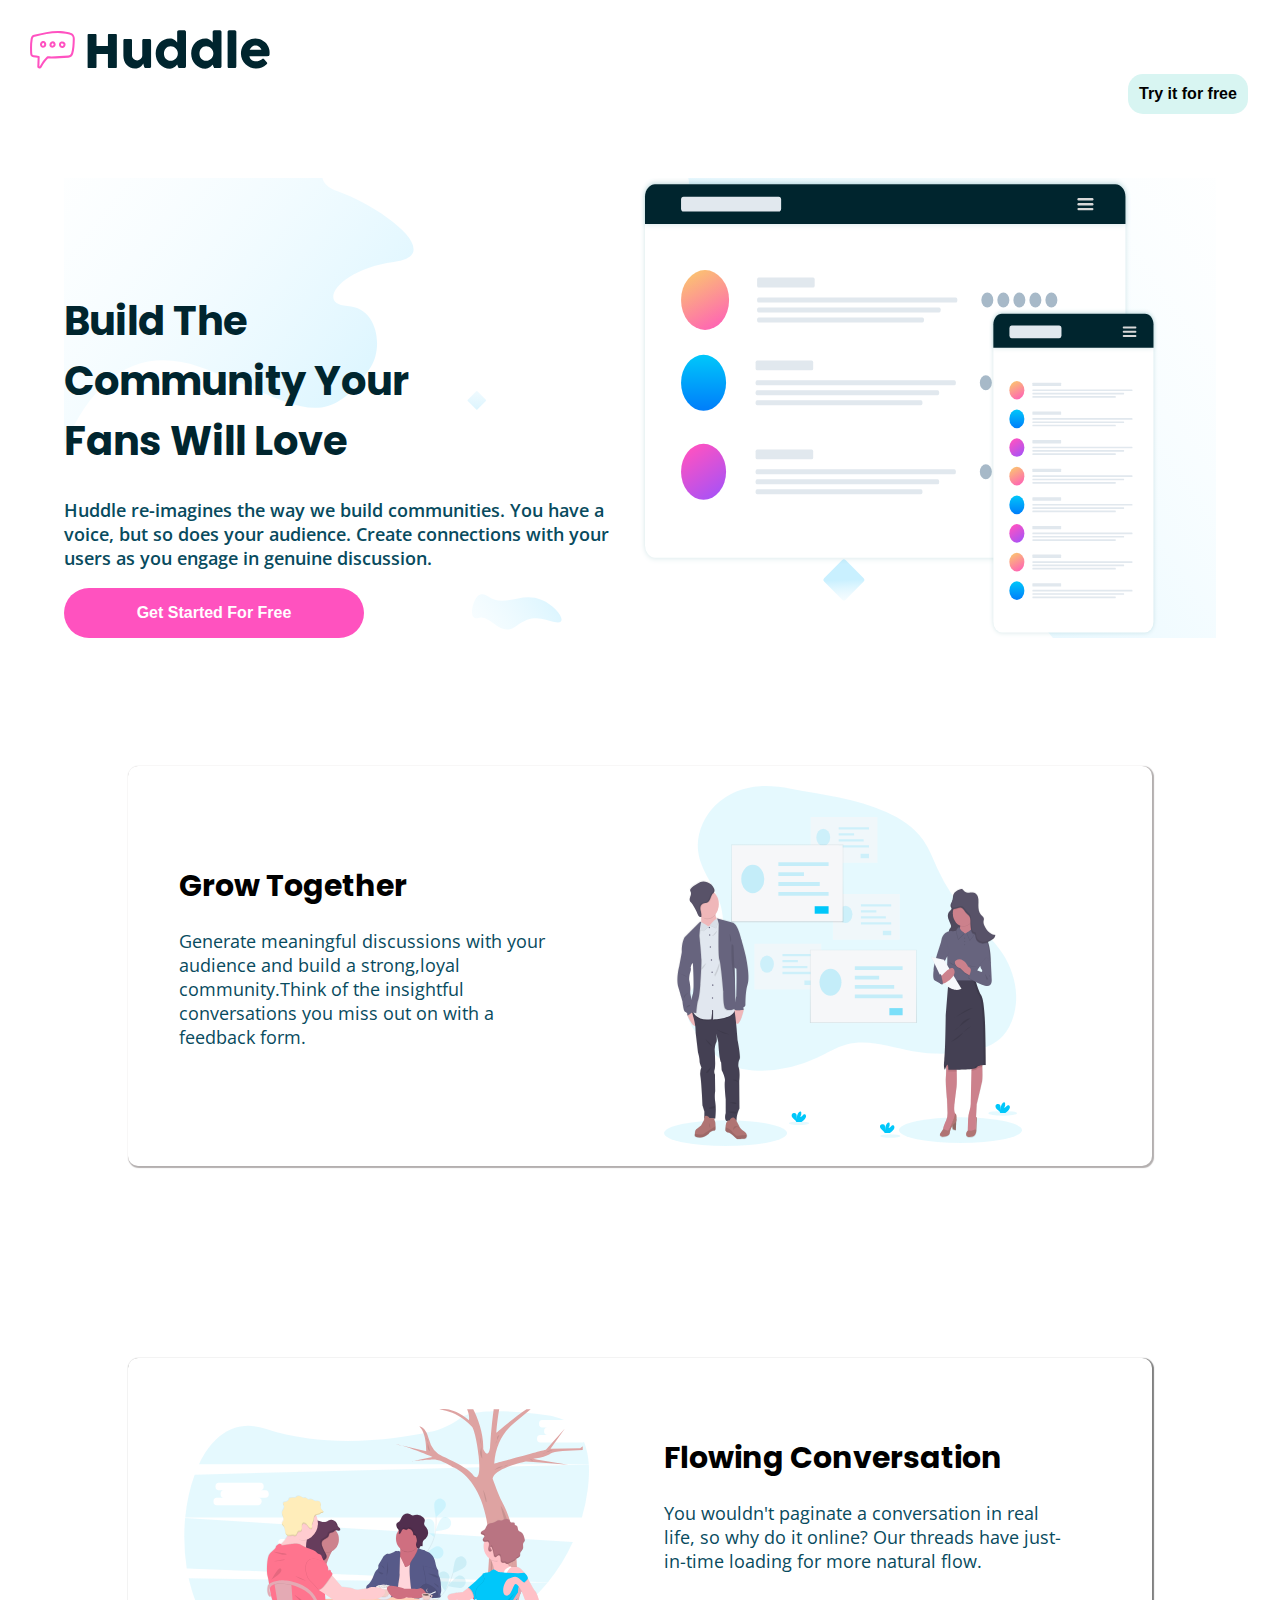
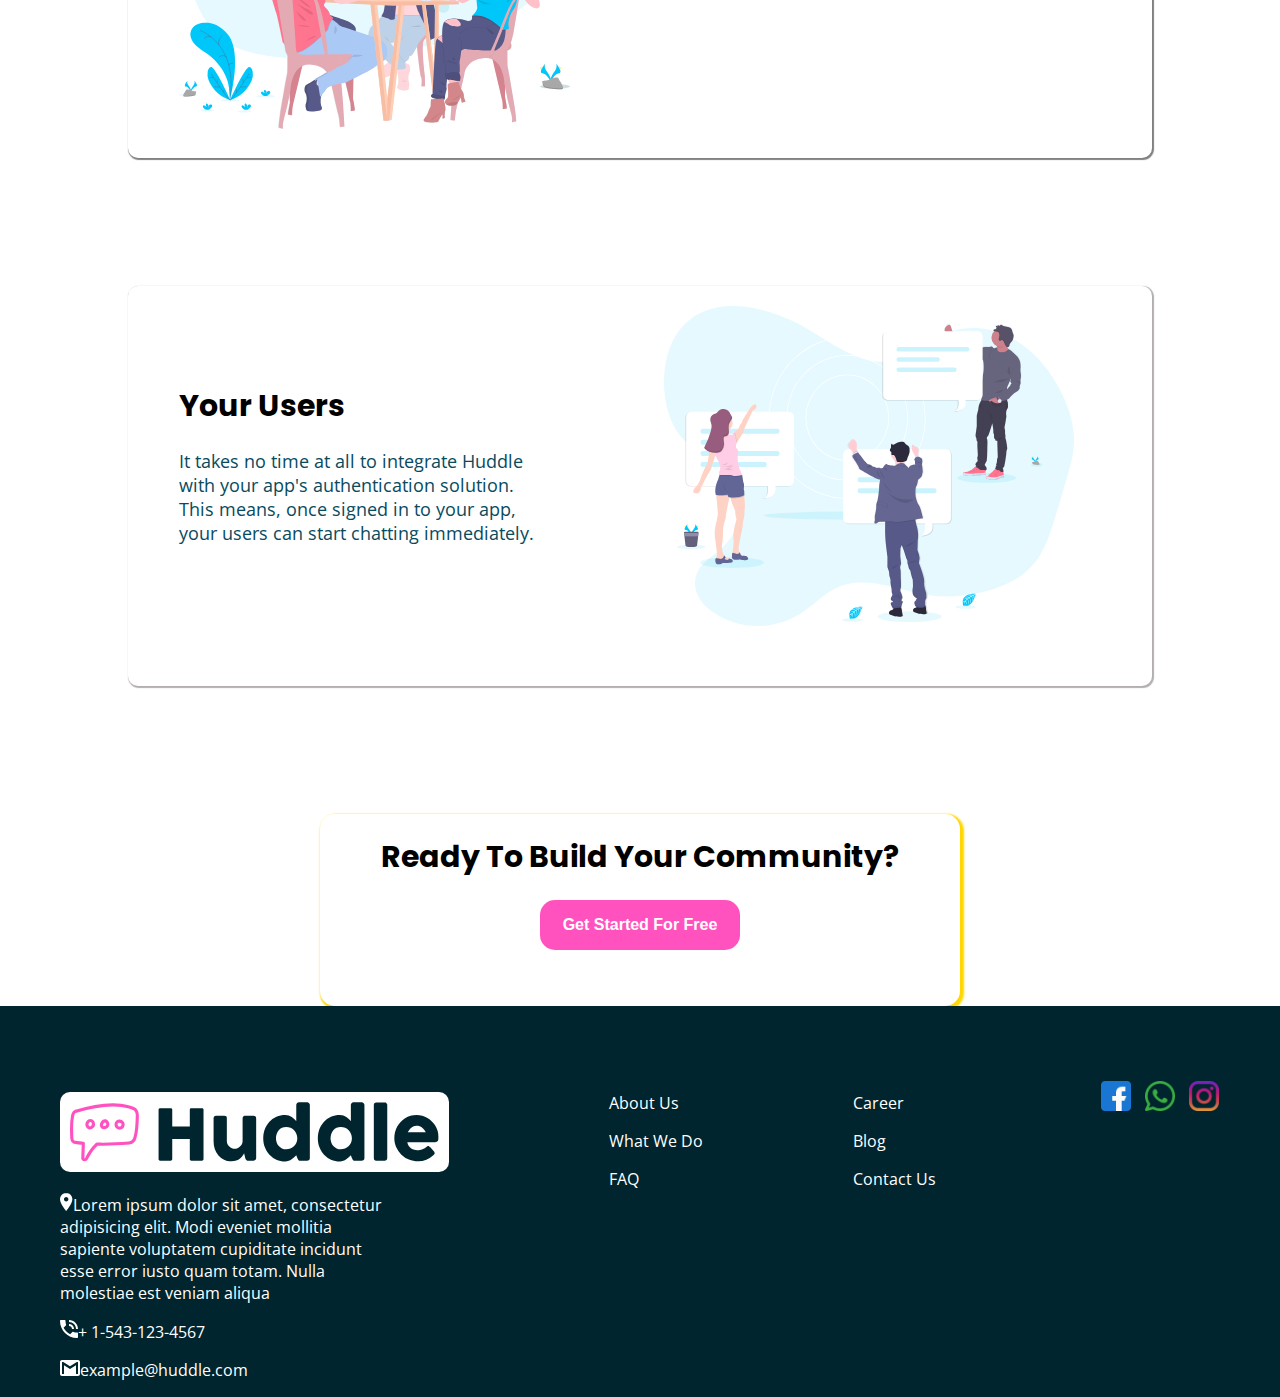
<file: project13/index.html>
<!DOCTYPE html>
<html lang="en">
<head>
  <meta charset="UTF-8">
  <meta name="viewport" content="width=device-width, initial-scale=1.0">
  <title>Huddle page</title>
  <link rel="stylesheet" href="style.css">
</head>
<body>
  <header>
    <div class="header">
      <img src="logo.svg" alt="This is a logo" class="logo">
      <button class="button1">Try it for free</button>
    </div>
  </header>
    <div class="container-1">
      <div class="paragraph-1">
        <h1>Build The Community Your Fans Will Love</h1>
        <p>Huddle re-imagines the way we build communities. You have a voice, but so does your audience. Create connections with your users as you engage in genuine discussion.</p>
        <button class="btn1">Get Started For Free</button>
      </div>
      <div>
        <img src="illustration-mockups.svg" class="image-1">
      </div>
  </div>
    <section class="container-2">
      <div class="paragraph-2">
        <h1>Grow Together</h1>
        <p>Generate meaningful discussions with your audience and build a strong,loyal community.Think of the insightful conversations you miss out on with a feedback form.</p>
      </div>
      <div>
        <img src="illustration-grow-together.svg" alt="" class="image-2">
      </div>
    </section>
    <section class="container-3">
      <div>
        <img src="illustration-flowing-conversation.svg" alt="" class="image-3">
      </div>
      <div class="paragraph-3">
        <h1>Flowing Conversation</h1>
        <p>You wouldn't paginate a conversation in real life, so why do it online? Our threads have just-in-time loading for more natural flow.</p>
      </div>
    </section>
    <section class="container-4">
      <div class="paragraph-4">
        <h1>Your Users</h1>
        <p>It takes no time at all to integrate Huddle with your app's authentication solution. This means, once signed in to your app, your users can start chatting immediately.</p>
      </div>
      <div>
        <img src="illustration-your-users.svg" alt="" class="image-4">
      </div>
    </section>
    <div class="container-5">
      <h1>Ready To Build Your Community?</h1>
      <button>Get Started For Free</button>
    </div>
      <div class="footer">
        <div class="div">
          <p><img src="logo.svg" alt="" class="logo1"></p>
          <p><img src="icon-location.svg" alt="">Lorem ipsum dolor sit amet, consectetur adipisicing elit. Modi eveniet mollitia sapiente voluptatem cupiditate incidunt esse error iusto quam totam. Nulla molestiae est veniam aliqua</p>
          <p><img src="icon-phone.svg" alt="">+ 1-543-123-4567</p>
          <p><img src="icon-email.svg" alt="">example@huddle.com</p>
        </div>
        <div class="div">
          <p>About Us</p>
          <p>What We Do</p>
          <p>FAQ</p>
        </div>
        <div class="div">
          <p>Career</p>
          <p>Blog</p>
          <p>Contact Us</p>
        </div>
        <div class="div">
          <span>
            <img src="facebook.png" alt="">
            <img src="whatsapp.png" alt="">
            <img src="instagram.png" alt="">
          </span>
        </div>
      </div>
</body>
</html>
</file>
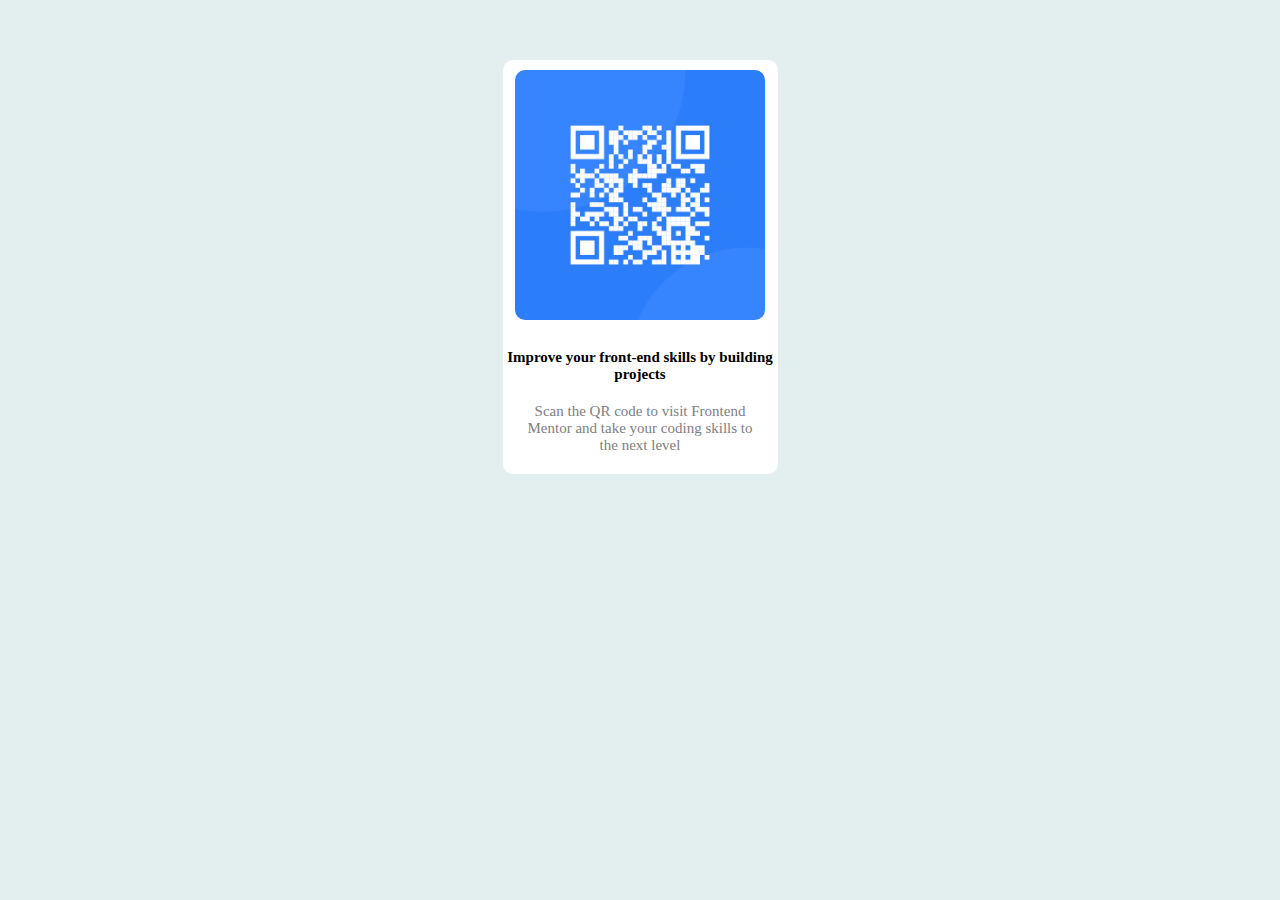
<file: project2/index.html>
<!DOCTYPE html>
<html lang="en">
<head>
  <meta charset="UTF-8">
  <meta name="viewport" content="width=device-width, initial-scale=1.0">
  <title>Qr code</title>
  <link rel="icon" type="image/x-icon" href="favicon-32x32.png">
  <link rel="stylesheet" href="styles1.css">
</head>
<body>
  <div class="container">
    <img src="image-qr-code.png" alt="This is an image of a qr-code">
    <p class="bold">Improve your front-end skills by building projects</p>
    <p class="b2">Scan the QR code to visit Frontend Mentor and take your coding skills to the next level</p>
  </div>
</body>
</html>
</file>
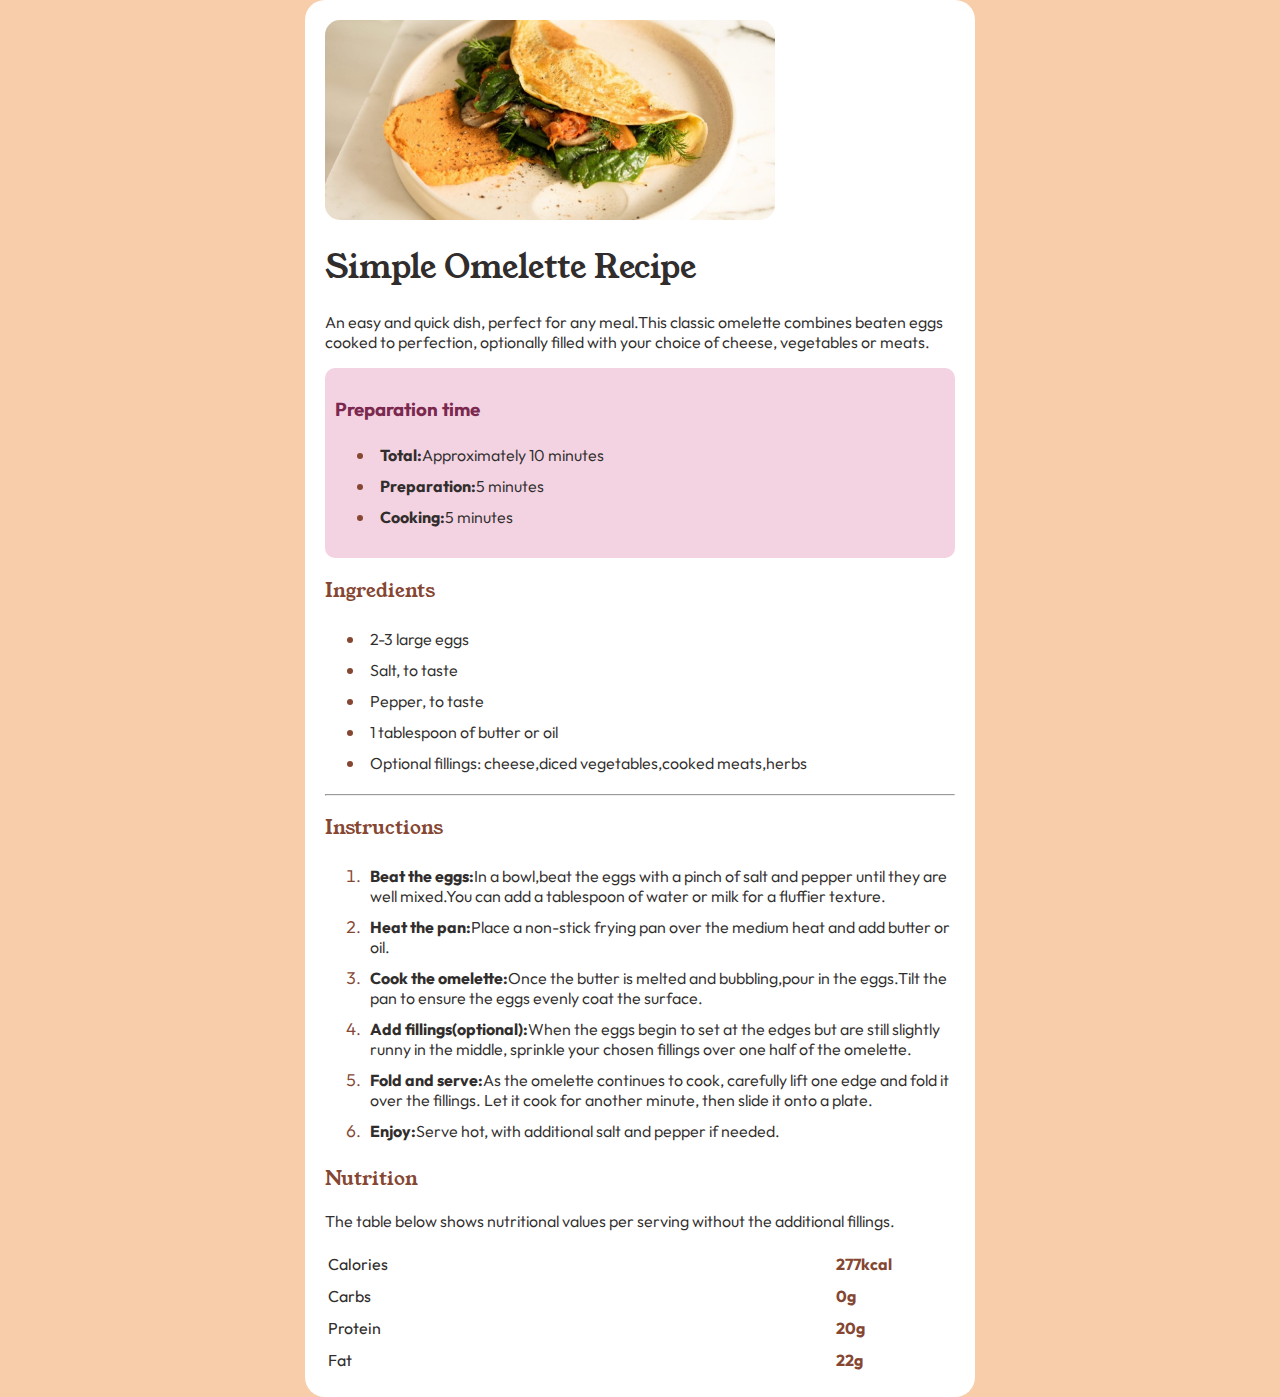
<file: project3/index.html>
<!DOCTYPE html>
<html lang="en">
<head>
    <meta charset="UTF-8">
    <meta name="viewport" content="width=device-width, initial-scale=1.0">
    <title>Recipe Page</title>
    <link rel="icon" type="image/x-icon" href="favicon-32x32.png">
    <link rel="stylesheet" href="styles.css">
    <style>
      @import url('https://fonts.googleapis.com/css2?family=Young+Serif&display=swap');
      @import url('https://fonts.googleapis.com/css2?family=Outfit:wght@100..900&family=Young+Serif&display=swap');
      </style>
</head>
<body>
    <div class="container">
        <img class="omelette" src="image-omelette.jpeg" alt="Picture of an image-omelette">
        <h1> Simple Omelette Recipe</h1>
        <p>An easy and quick dish, perfect for any meal.This classic omelette combines beaten eggs cooked to perfection, optionally filled with your choice of cheese, vegetables or meats.</p>
        <div class="container2">
        <h3 class="time">Preparation time</h3>
        <ul>
            <li><b>Total:</b>Approximately 10 minutes</li>
            <li><b>Preparation:</b>5 minutes</li>
            <li><b>Cooking:</b>5 minutes</li>
        </ul>
    </div>
        <h3 class="headings">Ingredients</h3>
        <ul class="list">
            <li>2-3 large eggs</li>
            <li>Salt, to taste</li>
            <li>Pepper, to taste</li>
            <li>1 tablespoon of butter or oil</li>
            <li>Optional fillings: cheese,diced vegetables,cooked meats,herbs</li>
        </ul>
        <hr>
        <h3 class="headings">Instructions</h3>
        <ol>
            <li ><b>Beat the eggs:</b>In a bowl,beat the eggs with a pinch of salt and pepper until they are well mixed.You can add a tablespoon of water or milk for a fluffier texture.</li>
            <li><b>Heat the pan:</b>Place a non-stick frying pan over the medium heat and add butter or oil.</li>
            <li><b>Cook the omelette:</b>Once the butter is melted and bubbling,pour in the eggs.Tilt the pan to ensure the eggs evenly coat the surface.</li>
            <li><b>Add fillings(optional):</b>When the eggs begin to set at the edges but are still slightly runny in the middle, sprinkle your chosen fillings over one half of the omelette.</li>
            <li><b>Fold and serve:</b>As the omelette continues to cook, carefully lift one edge and fold it over the fillings. Let it cook for another minute, then slide it onto a plate.</li>
            <li><b>Enjoy:</b>Serve hot, with additional salt and pepper if needed.</li>
        </ol>
        <h3 class="headings">Nutrition</h3>
        <p>The table below shows nutritional values per serving without the additional fillings.</p>
        <table>
            <tr >
              <td class="size">Calories</td>
              <td class="next">277kcal</td>
            </tr>
            <tr class="size">
              <td>Carbs</td>
              <td class="next">0g</td>
            </tr>
            <tr class="size">
              <td>Protein</td>
              <td class="next">20g</td>
            </tr>
            <tr class="size">
              <td>Fat</td>
              <td class="next">22g</td>
            </tr>
          </table>
    </div>
    </div>
</body>
</html>
</file>
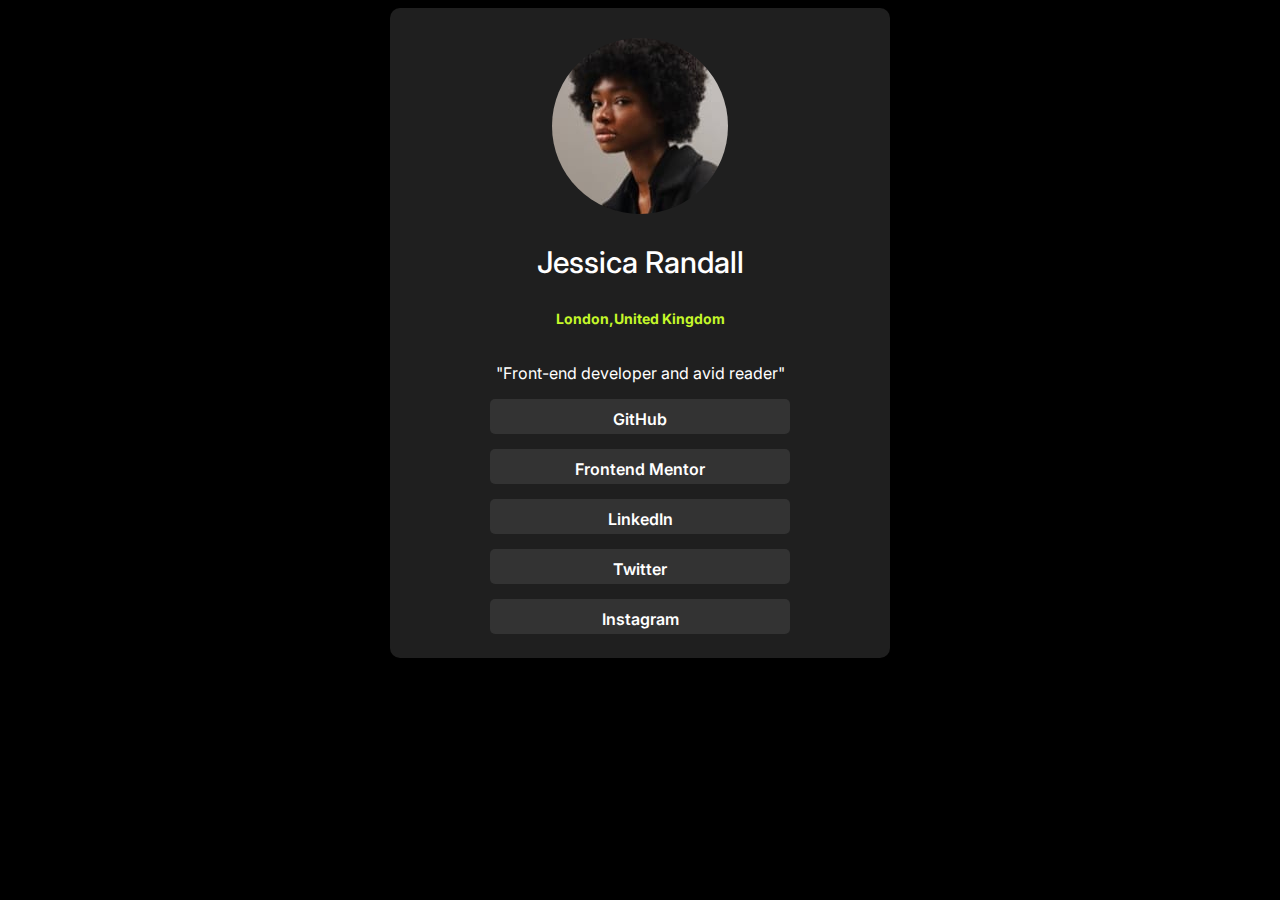
<file: project4/index.html>
<!DOCTYPE html>
<html lang="en">
<head>
  <meta charset="UTF-8">
  <meta name="viewport" content="width=device-width, initial-scale=1.0">
  <link rel="stylesheet" href="styles.css">
  <link rel="icon" type="image/x-icon" href="favicon-32x32.png">
  <title>Link Page|| Front-end challenges</title>
  <style>
    @import url('https://fonts.googleapis.com/css2?family=Inter:wght@100..900&display=swap');
    </style>
    
</head>
<body>
  <div class="container">
    <img src="avatar-jessica.jpeg" alt="avatar-jessica picture">
    <p class="name">Jessica Randall</p>
    <p class="name2">London,United Kingdom</p>
    <p class="description">"Front-end developer and avid reader"</p>
    <button class="one"><a style="text-decoration:none" href="https://www.github.com" target="_blank">GitHub</a></button>
    <button class="one"><a style="text-decoration:none" href="https://www.Frontendmentor.io" target="_blank">Frontend Mentor</a></button>
    <button class="one"><a style="text-decoration:none" href="https://www.LinkedIn.com" target="_blank">LinkedIn</a></button>
    <button class="one"><a style="text-decoration:none" href="https://www.x.com " target="_blank">Twitter</a></button>
    <button class="one"><a style="text-decoration:none" href="https://www.instagram.com/" target="_blank">Instagram</a></button>
  </div>
</body>
</html>
</file>
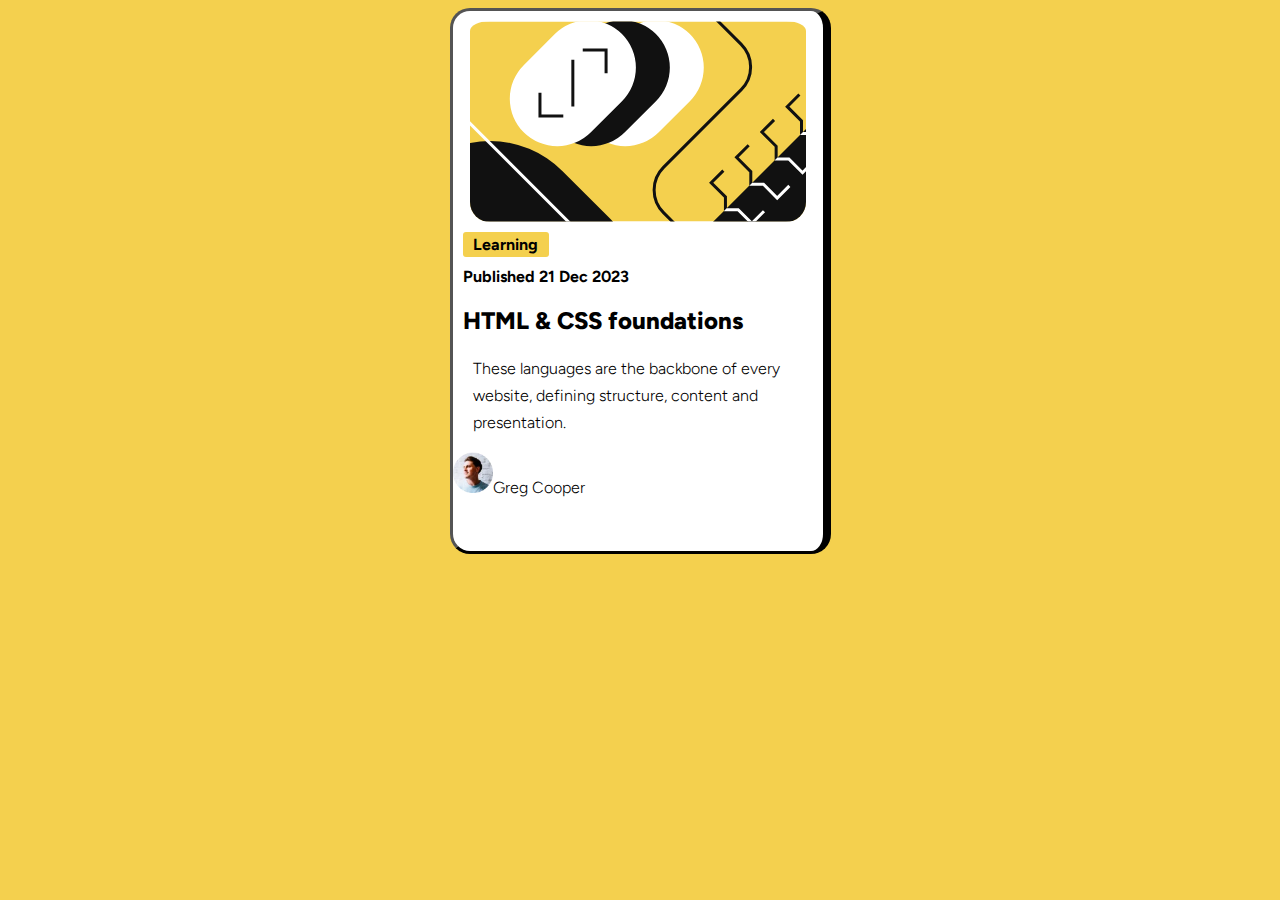
<file: project5/index.html>
<!DOCTYPE html>
<html lang="en">
<head>
    <meta charset="UTF-8">
    <meta name="viewport" content="width=device-width, initial-scale=1.0">
    <title>Blog Card</title>
    <link rel="stylesheet" href="styles.css">
    <link rel="preconnect" href="https://fonts.googleapis.com">
<link rel="preconnect" href="https://fonts.gstatic.com" crossorigin>
<link href="https://fonts.googleapis.com/css2?family=Figtree:ital,wght@0,300..900;1,300..900&display=swap" rel="stylesheet">
</head>
<body>
    <div class="container">
        <img class="img1" src="illustration-article.svg" alt="Picture">
        <div class="box">
            Learning
        </div>
        <p class="p1">Published 21 Dec 2023</p>
        <h2>HTML & CSS foundations</h2>
        <p class="p2">These languages are the backbone of every website, defining structure, content and presentation. </p>
        <footer>
        <p><img src="image-avatar.webp" alt="Avatar Picture"  class="img2"><span>Greg Cooper</span></p>
        
    </footer>
    </div>
</body>
</html>
</file>
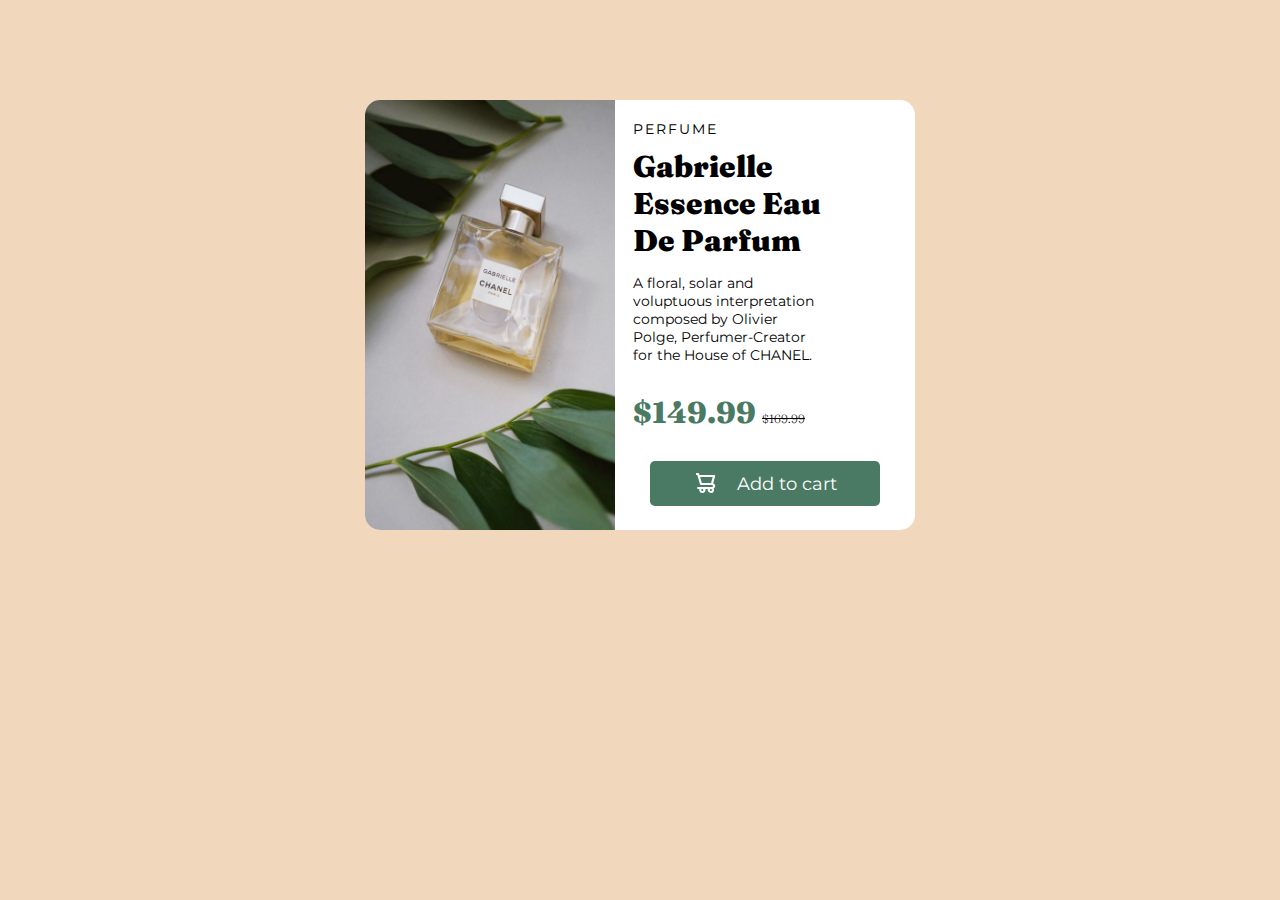
<file: project6/index.html>
<!DOCTYPE html>
<html lang="en">
<head>
  <meta charset="UTF-8">
  <meta name="viewport" content="width=device-width, initial-scale=1.0"> <!-- displays site properly based on user's device -->
  <link rel="icon" type="image/png" sizes="32x32" href="./images/favicon-32x32.png">
  <link rel="stylesheet" href="styles.css">
  <link rel="preconnect" href="https://fonts.googleapis.com">
<link rel="preconnect" href="https://fonts.gstatic.com" crossorigin>
<link href="https://fonts.googleapis.com/css2?family=Montserrat:ital,wght@0,100..900;1,100..900&display=swap" rel="stylesheet">
<link rel="preconnect" href="https://fonts.googleapis.com">
<link rel="preconnect" href="https://fonts.gstatic.com" crossorigin>
<link href="https://fonts.googleapis.com/css2?family=Fraunces:ital,opsz,wght@0,9..144,100..900;1,9..144,100..900&family=Montserrat:ital,wght@0,100..900;1,100..900&display=swap" rel="stylesheet">
  <title>Frontend Mentor | Product preview card component</title>
</head>
<body>
  <div class="container">
    <img  src="image-product-desktop.jpg" alt="Picture of a perfume bottle">
 <p class="s3">PERFUME</p> 
 <p class="heading" >Gabrielle Essence Eau De Parfum</p> 
  <p class="description">A floral, solar and voluptuous interpretation composed by Olivier Polge, 
  Perfumer-Creator for the House of CHANEL.</p>
 <p class="price" > $149.99 <del>$169.99</del></p>

 <button ><img class="icon" src="icon-cart.svg" >Add to cart</button> 
</div>
</body>
</html>
</file>
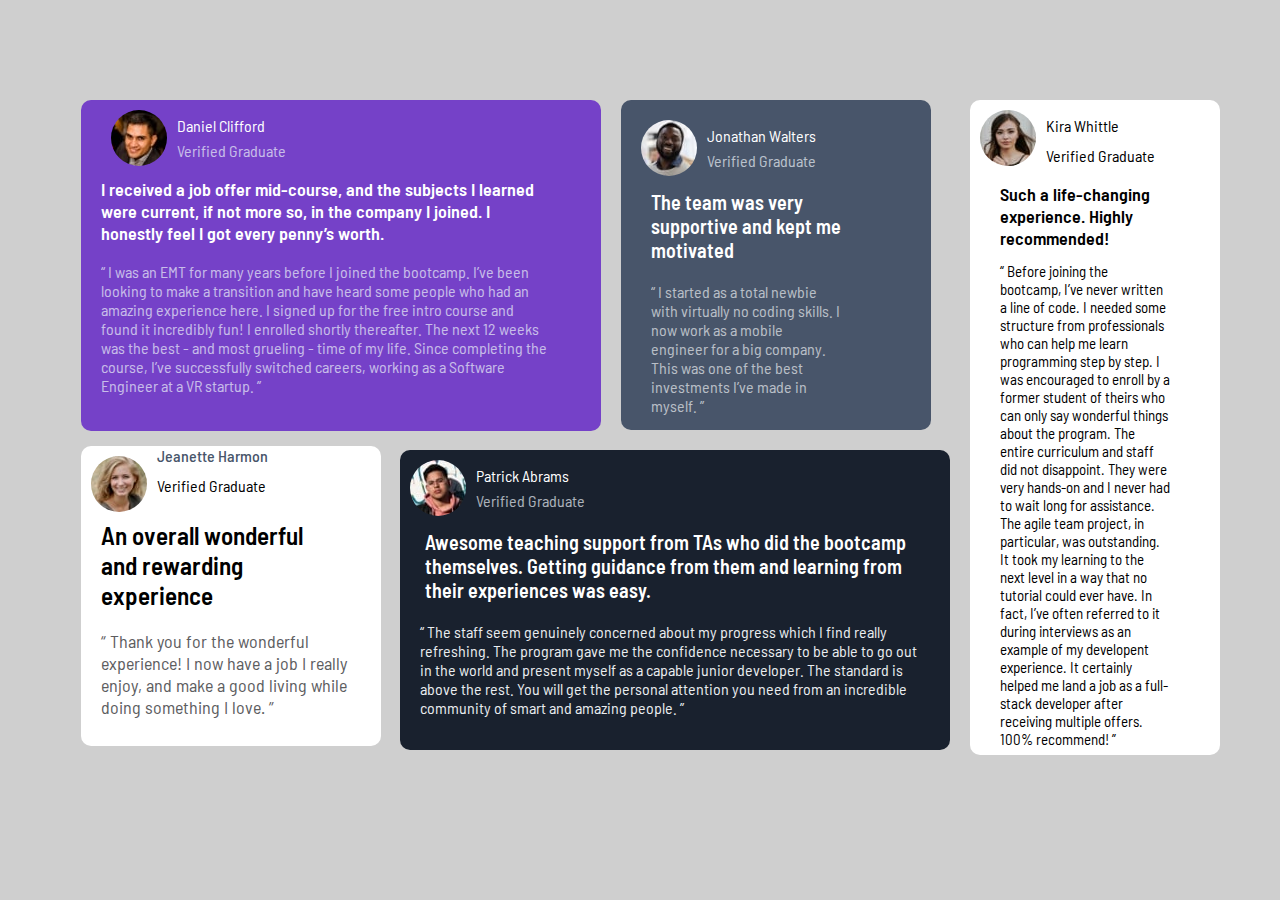
<file: project7/index.html>
<!DOCTYPE html>
<html lang="en">
<head>
  <meta charset="UTF-8">
  <meta name="viewport" content="width=device-width, initial-scale=1.0"> 
  <link rel="icon" type="image/png" sizes="32x32" href="./images/favicon-32x32.png">
 <link rel="stylesheet" href="style.css">
  <title>Frontend Mentor | [Testimonials]</title>
  <style>
    @import url('https://fonts.googleapis.com/css2?family=Barlow+Semi+Condensed:ital,wght@0,100;0,200;0,300;0,400;0,500;0,600;0,700;0,800;0,900;1,100;1,200;1,300;1,400;1,500;1,600;1,700;1,800;1,900&display=swap');
    </style>
</head>
<body>
  <div class="container">
    <div class="container-1">
      <img class="Pic" src="image-daniel.jpg">
 <p class="heading1"> Daniel Clifford
  <p class="heading2">Verified Graduate</p> 
  
</p>

  <p class="headingDan">I received a job offer mid-course, and the subjects I learned were current, if not more so, 
  in the company I joined. I honestly feel I got every penny’s worth.</p>
  

  <p class="Dan">“ I was an EMT for many years before I joined the bootcamp. I’ve been looking to make a 
  transition and have heard some people who had an amazing experience here. I signed up 
  for the free intro course and found it incredibly fun! I enrolled shortly thereafter. 
  The next 12 weeks was the best - and most grueling - time of my life. Since completing 
  the course, I’ve successfully switched careers, working as a Software Engineer at a VR startup. ”</p>
</div>
<div class="container-2">
  <img src="image-jonathan.jpg" class="Pic">
  <p class="heading1">Jonathan Walters
    <p class="heading2">Verified Graduate</p> 
  
</p>

  <p class="headingJon">The team was very supportive and kept me motivated</p>

 <P class="Jon"> “ I started as a total newbie with virtually no coding skills. I now work as a mobile engineer 
  for a big company. This was one of the best investments I’ve made in myself. ”</P>
</div>
<div class="container-3">
  <img src="image-jeanette.jpg" class="Pic">
  <p class="heading3">Jeanette Harmon
    <p class="heading4">Verified Graduate</p> 

</p>

 <p class="headingJean">An overall wonderful and rewarding experience</p> 

 <p class="Jean">“ Thank you for the wonderful experience! I now have a job I really enjoy, and make a good living 
    while doing something I love. ”</p> 
</div>
<div class="container-4">
  <img src="image-patrick.jpg" class="Pic">
  <p class="heading1"> Patrick Abrams
    <p class="heading2">Verified Graduate</p> 

</p>

  <p class="headingPat">Awesome teaching support from TAs who did the bootcamp themselves. Getting guidance from them and 
    learning from their experiences was easy.</p> 

  <p class="Pat">“ The staff seem genuinely concerned about my progress which I find really refreshing. The program 
    gave me the confidence necessary to be able to go out in the world and present myself as a capable 
    junior developer. The standard is above the rest. You will get the personal attention you need from 
    an incredible community of smart and amazing people. ”</p> 
</div>
<div class="container-5">
  <img src="image-kira.jpg" class="Pic">
  <p>Kira Whittle
    <p class="heading4">Verified Graduate</p> 

</p>

  <p class="headingKira">Such a life-changing experience. Highly recommended!</p> 

  <p class="Kira">“ Before joining the bootcamp, I’ve never written a line of code. I needed some structure from 
    professionals who can help me learn programming step by step. I was encouraged to enroll by a former 
    student of theirs who can only say wonderful things about the program. The entire curriculum and staff 
    did not disappoint. They were very hands-on and I never had to wait long for assistance. The agile team 
    project, in particular, was outstanding. It took my learning to the next level in a way that no tutorial 
    could ever have. In fact, I’ve often referred to it during interviews as an example of my developent 
    experience. It certainly helped me land a job as a full-stack developer after receiving multiple offers. 
    100% recommend! ”</p> 
</div>
</div>
</body>
</html>
</file>
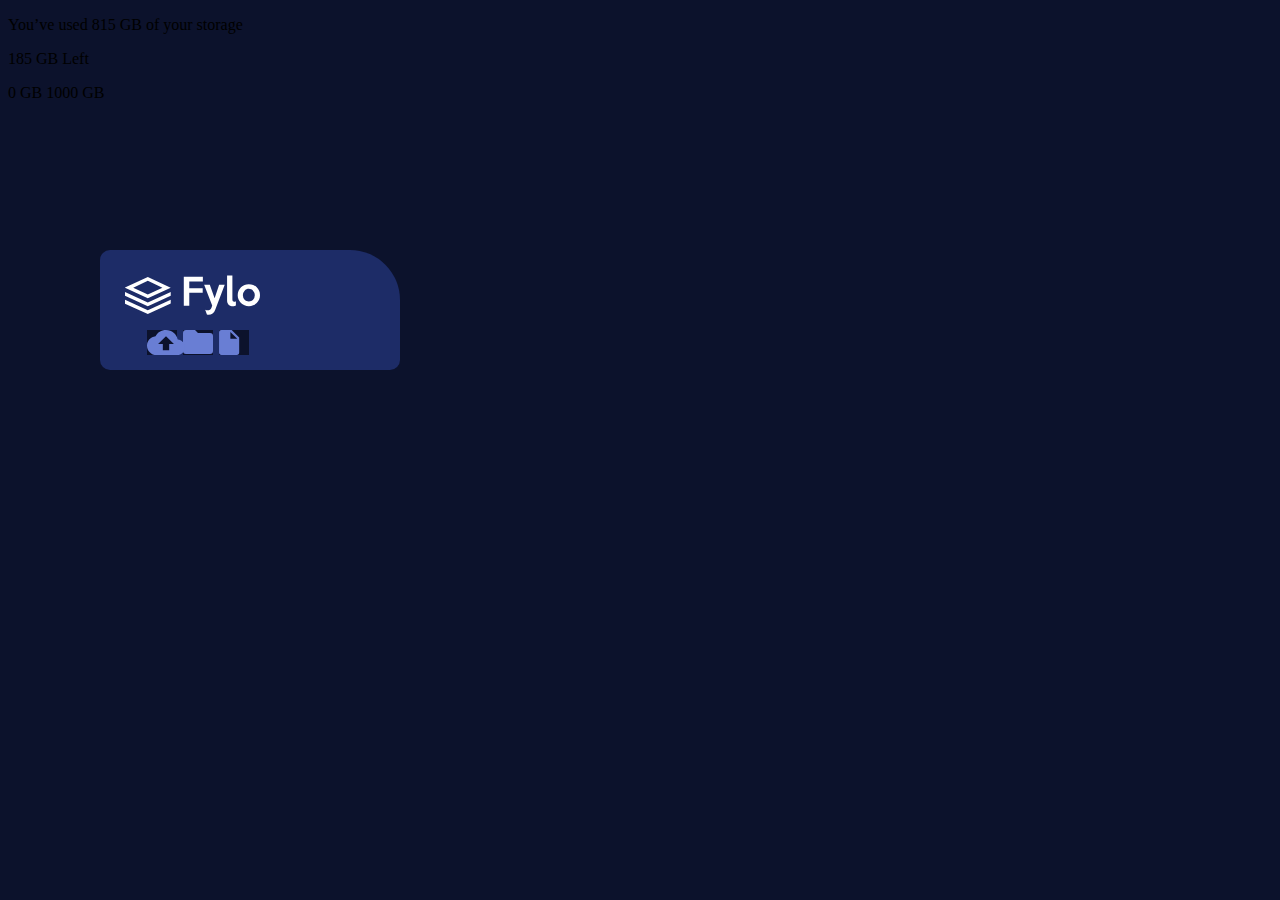
<file: project8/index.html>
<!DOCTYPE html>
<html lang="en">
<head>
  <meta charset="UTF-8">
  <meta name="viewport" content="width=device-width, initial-scale=1.0"> 
  <link rel="icon" type="image/png" sizes="32x32" href="./images/favicon-32x32.png">
  <link rel="stylesheet" href="style.css">
  <title>Frontend Mentor | Fylo data storage component</title>
  <style>
   @import url('https://fonts.googleapis.com/css2?family=Raleway:ital,wght@0,100..900;1,100..900&display=swap');
  </style>
</head>
<body>
 <div class="container-1">
  <img src="logo.svg" class="logo">
  <div class="box "><img src="icon-document.svg" ></div>
  <div class="box"><img src="icon-folder.svg" ></div>
  <div class="box"><img src="icon-upload.svg" ></div>
 </div>
<div class="container-2">
  <p>You’ve used 815 GB of your storage</p>
  <div class="container-3">
    <p class="text">185 GB Left</p>
  </div> 
 <p>0 GB 1000 GB</p>
  
</div>
</body>
</html>
</file>
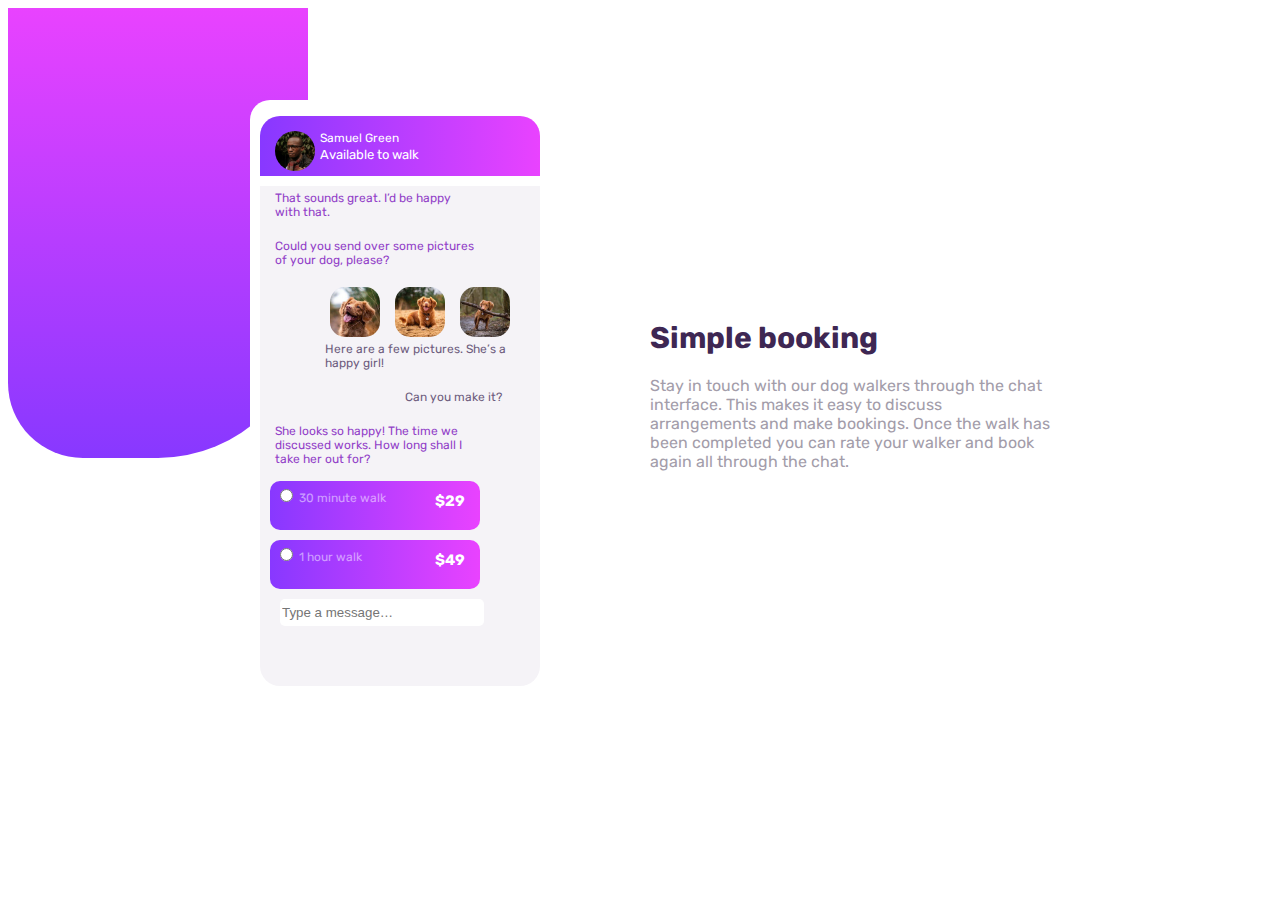
<file: project9/index.html>
<!DOCTYPE html>
<html lang="en">
<head>
    <meta charset="UTF-8">
    <meta name="viewport" content="width=device-width, initial-scale=1.0">
    <title>Social App</title>
    <link rel="stylesheet" href="styles.css">
    <style>
        @import url('https://fonts.googleapis.com/css2?family=Rubik:ital,wght@0,300..900;1,300..900&display=swap');
        </style>
</head>
<body>
        <div class="shape"></div>
        <div class="phone">
            <div class="header-1">
                <p>
                    <img src="avatar.jpg" alt="avatar" class="avatar">
                    <p class="header-2">Samuel Green</p>
                      <p class="header-3">Available to walk</p>  
                </p>
                

            </div>
            <div class="phone-2">
                <div class="chat-1">That sounds great. I’d be happy with that.</div>
                <div class="chat-2">  Could you send over some pictures of your dog, please?</div>
                <div class="dogs">
                    <img src="dog-image-1.jpg" alt="dog-1"><img src="dog-image-2.jpg" alt="dog-2"><img src="dog-image-3.jpg" alt="dog-3">
                </div>
                <div class="chat-3">  Here are a few pictures. She’s a happy girl!</div>
                <div class="chat-4">  Can you make it?</div>
                <div class="chat-5">She looks so happy! The time we discussed works. How long shall I take her out for?</div>
                <div class="price-1"><input type="radio" name="cost"> <label class="duration">30 minute walk</label> <p class="price">$29</p></div>
                <div class="price-2"><input type="radio" name="cost"> <label class="duration">1 hour walk</label><p class="price">$49</p></div>
                <div>
                    <input type="text" class="input" placeholder="Type a message…" >
                </div>
            </div>
            <article>
                <div class="side-text">
                    <h1>Simple booking</h1>
                    <p class="paragraph">Stay in touch with our dog walkers through the chat interface. This makes it easy to 
                        discuss arrangements and make bookings. Once the walk has been completed you can rate 
                        your walker and book again all through the chat.</p>
                </div>
            </article>    
</body>
</html>
</file>
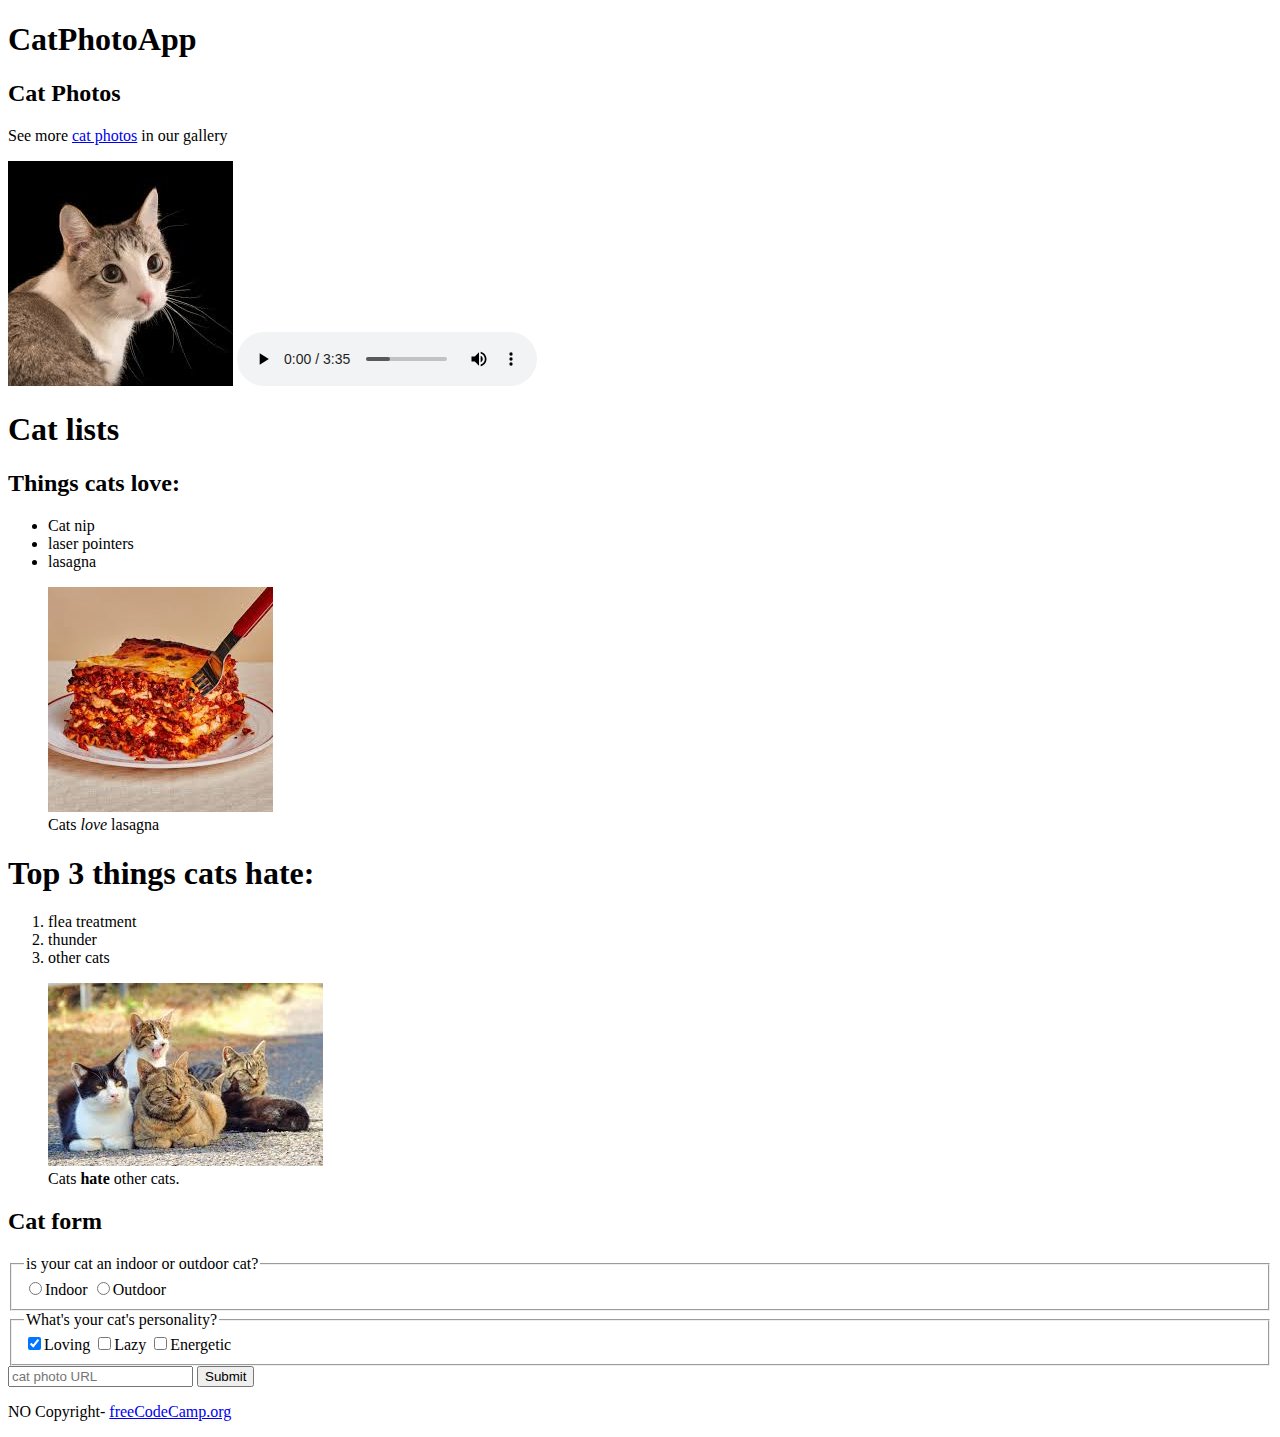
<file: project2/CatPhotoApp.html>
<!DOCTYPE html>
<html lang="en">
<head>
    <meta charset="UTF-8">
    <meta name="viewport" content="width=device-width, initial-scale=1.0">
    <title>CatPhotoApp</title>
</head>
<body>
    <main>
    <h1>CatPhotoApp</h1>
    <section>
    <h2>Cat Photos</h2>
    <p>See more <a target="_blank" href="https://freecatphotoapp.com/">cat photos</a> in our gallery</p>
    <img src="images.jpeg" alt="A picture of a cat">
    <audio src="bien_inauma_officia_music_video_mp3_17652.mp3" controls></audio>
    </section>
<section>
    <h1>Cat lists</h1>
    <h2>Things cats love:</h2>
    <ul>
        <li>Cat nip</li>
        <li>laser pointers</li>
        <li>lasagna</li>
    </ul>
<figure>
    <img src="download.jpeg" alt="This is a lasagna">
    <figcaption>Cats <em>love </em>lasagna</figcaption>
</figure>
    <h1>Top 3 things cats hate: </h1>
    <ol>
        <li>flea treatment</li>
        <li>thunder</li>
        <li>other cats</li>
    </ol>
<figure>
    <img src="cats.jpeg" alt="This is a group of cats">
    <figcaption>Cats <strong> hate </strong>other cats.</figcaption>
</figure>
</section>
<section>
<h2>Cat form</h2>
<form action="https://freecatphotoapp.com/submit-cat-photo">
    <fieldset>
<legend>is your cat an indoor or outdoor cat?</legend>
<input type="radio" id="Indoor" name="indoor-outdoor" value="Indoor"><label>Indoor</label>
<input type="radio" id="Outdoor" name="indoor-outdoor" value="Outdoor"><label>Outdoor</label>
    </fieldset>
    <fieldset>
<Legend>What's your cat's personality?</Legend>
<input type="checkbox" id="Loving" name="personality" value="Loving" checked><label>Loving</label>
<input type="checkbox" id="Lazy" name="personality" value="Lazy" ><label>Lazy</label>
<input type="checkbox" id="Energetic" name="personality" value="Energetic" ><label>Energetic</label>
</fieldset>
<input type="text" name="catphotourl" placeholder="cat photo URL" required>
<button type="submit">Submit</button>
</form>
</section>
</main>
<footer>
    <p>NO Copyright- <a href="freeCodeCamp.org">freeCodeCamp.org</a></p>
</footer>
</body>
</html>
</file>
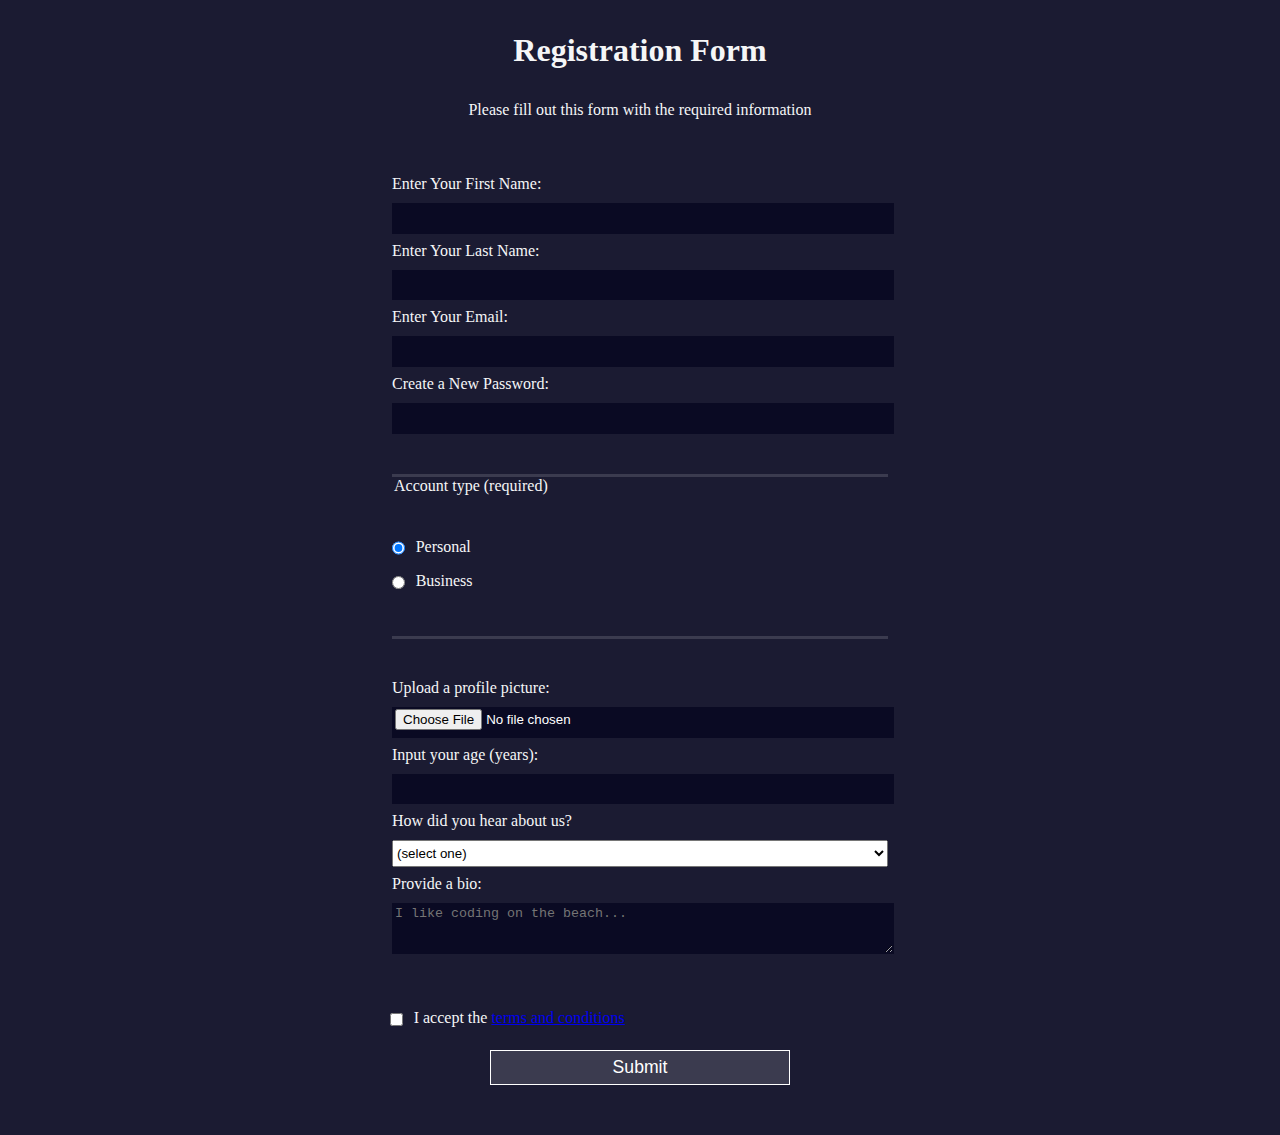
<file: project2/form.html>
<!DOCTYPE html>
<html lang="en">
  <head>
    <meta charset="UTF-8">
    <title>Registration Form</title>
    <link rel="stylesheet" href="styles22.css" />
  </head>
  <body>
    <h1>Registration Form</h1>
    <p>Please fill out this form with the required information</p>
    <form method="post" action='https://register-demo.freecodecamp.org'>
      <fieldset>
        <label for="first-name">Enter Your First Name: <input id="first-name" name="first-name" type="text" required /></label>
        <label for="last-name">Enter Your Last Name: <input id="last-name" name="last-name" type="text" required /></label>
        <label for="email">Enter Your Email: <input id="email" name="email" type="email" required /></label>
        <label for="new-password">Create a New Password: <input id="new-password" name="new-password" type="password" pattern="[a-z0-5]{8,}" required /></label>
      </fieldset>
      <fieldset>
        <legend>Account type (required)</legend>
        <label for="personal-account"><input id="personal-account" type="radio" name="account-type" class="inline" checked /> Personal</label>
        <label for="business-account"><input id="business-account" type="radio" name="account-type" class="inline" /> Business</label>
      </fieldset>
      <fieldset>
        <label for="profile-picture">Upload a profile picture: <input id="profile-picture" type="file" name="file" /></label>
        <label for="age">Input your age (years): <input id="age" type="number" name="age" min="13" max="120" /></label>
        <label for="referrer">How did you hear about us?
          <select id="referrer" name="referrer">
            <option value="">(select one)</option>
            <option value="1">freeCodeCamp News</option>
            <option value="2">freeCodeCamp YouTube Channel</option>
            <option value="3">freeCodeCamp Forum</option>
            <option value="4">Other</option>
          </select>
        </label>
        <label for="bio">Provide a bio:
          <textarea id="bio" name="bio" rows="3" cols="30" placeholder="I like coding on the beach..."></textarea>
        </label>
      </fieldset>
      <label for="terms-and-conditions">
        <input class="inline" id="terms-and-conditions" type="checkbox" required name="terms-and-conditions" /> I accept the <a href="https://www.freecodecamp.org/news/terms-of-service/">terms and conditions</a>
      </label>
      <input type="submit" value="Submit" />
    </form>
  </body>
</html>
</file>
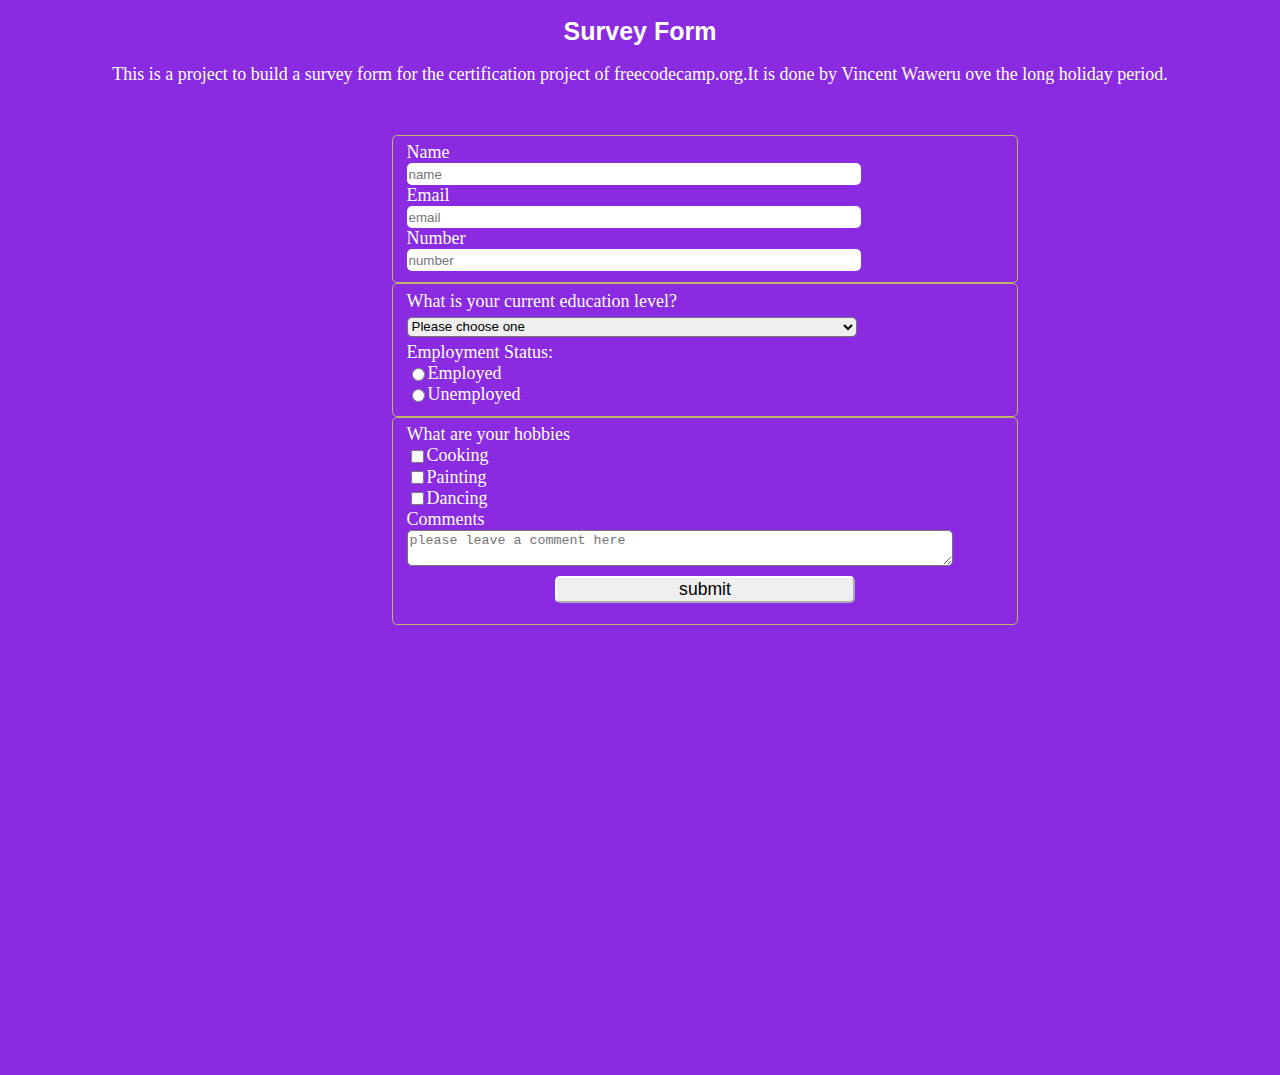
<file: project2/project.html>
<!DOCTYPE html>
<Html lang="en">
<head>
<meta charset="utf-8">
<meta name="viewport" content="width=device-width, initial-scale=1.0" />
<title>Survey Form</title>
<link rel="stylesheet" href="style.css"> 
  </head>
  <body>
<h1 id="title">Survey Form</h1>
<p id="description">This is a project to build a survey form for the certification project of freecodecamp.org.It is done by Vincent Waweru ove the long holiday period.</p>
<form id="survey-form" method="post">
  <div class="container">
          <fieldset>
<label id="name-label">Name<input type="text" id="name" required placeholder="name" class="details"></label>
<label id="email-label">Email<input type="email" id="email" required placeholder="email" class="details"></label> 
<label id="number-label">Number<input type="number" id="number" required min="10" max="11" placeholder="number" class="details"></label>
  </fieldset>
  <fieldset>
<label>
 What is your current education level?
  <select id="dropdown">
<option>Please choose one</option>
<option>Primary</option>
<option>Secondary</option>
<option>Tertiary</option>
  </select>
</label>
<label>Employment Status:</label>
<label><input type="radio" name="status" value="employed">Employed</label>
<label><input type="radio" name="status" value="employed">Unemployed</label>
</fieldset>
  <fieldset>
    <label>What are your hobbies</label>
<label for="cooking"><input type="checkbox" id="cooking" name="hobbies" value="cooking">Cooking</label>
<label for="Painting"><input type="checkbox" id="Painting" name="hobbies" value="Painting">Painting</label>
<label for="Dancing"><input type="checkbox" id="Dancing" name="hobbies" value="Dancing">Dancing</label>
  <label for="Comments">Comments</label>
    <textarea id="Comments" placeholder="please leave a comment here"></textarea>
    <input type="submit" id="submit" value="submit">
  </fieldset>
        </form>
      </div>
      </body>
</Html>
</file>
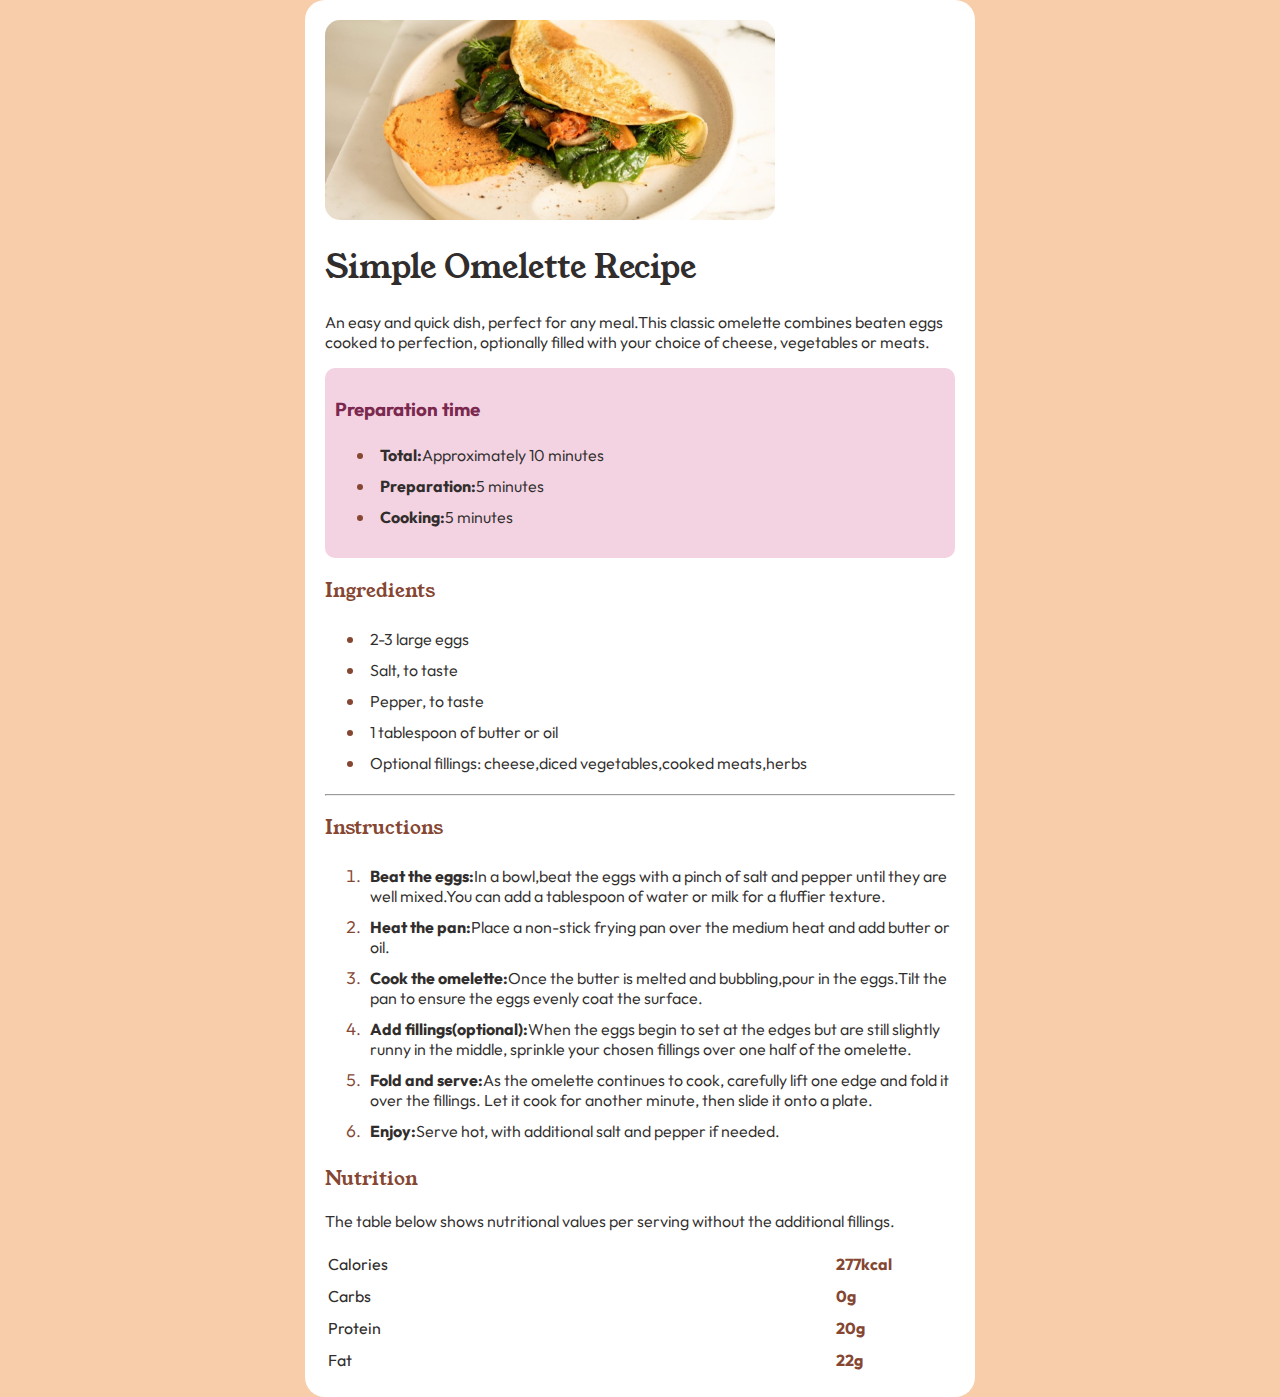
<file: project3/index2.html>
<!DOCTYPE html>
<html lang="en">
<head>
    <meta charset="UTF-8">
    <meta name="viewport" content="width=device-width, initial-scale=1.0">
    <title>Recipe Page</title>
    <link rel="icon" type="image/x-icon" href="favicon-32x32.png">
    <link rel="stylesheet" href="styles.css">
    <style>
      @import url('https://fonts.googleapis.com/css2?family=Young+Serif&display=swap');
      @import url('https://fonts.googleapis.com/css2?family=Outfit:wght@100..900&family=Young+Serif&display=swap');
      </style>
</head>
<body>
    <div class="container">
        <img class="omelette" src="image-omelette.jpeg" alt="Picture of an image-omelette">
        <h1> Simple Omelette Recipe</h1>
        <p>An easy and quick dish, perfect for any meal.This classic omelette combines beaten eggs cooked to perfection, optionally filled with your choice of cheese, vegetables or meats.</p>
        <div class="container2">
        <h3 class="time">Preparation time</h3>
        <ul>
            <li><b>Total:</b>Approximately 10 minutes</li>
            <li><b>Preparation:</b>5 minutes</li>
            <li><b>Cooking:</b>5 minutes</li>
        </ul>
    </div>
        <h3 class="headings">Ingredients</h3>
        <ul class="list">
            <li>2-3 large eggs</li>
            <li>Salt, to taste</li>
            <li>Pepper, to taste</li>
            <li>1 tablespoon of butter or oil</li>
            <li>Optional fillings: cheese,diced vegetables,cooked meats,herbs</li>
        </ul>
        <hr>
        <h3 class="headings">Instructions</h3>
        <ol>
            <li><b>Beat the eggs:</b>In a bowl,beat the eggs with a pinch of salt and pepper until they are well mixed.You can add a tablespoon of water or milk for a fluffier texture.</li>
            <li><b>Heat the pan:</b>Place a non-stick frying pan over the medium heat and add butter or oil.</li>
            <li><b>Cook the omelette:</b>Once the butter is melted and bubbling,pour in the eggs.Tilt the pan to ensure the eggs evenly coat the surface.</li>
            <li><b>Add fillings(optional):</b>When the eggs begin to set at the edges but are still slightly runny in the middle, sprinkle your chosen fillings over one half of the omelette.</li>
            <li><b>Fold and serve:</b>As the omelette continues to cook, carefully lift one edge and fold it over the fillings. Let it cook for another minute, then slide it onto a plate.</li>
            <li><b>Enjoy:</b>Serve hot, with additional salt and pepper if needed.</li>
        </ol>
        <h3 class="headings">Nutrition</h3>
        <p>The table below shows nutritional values per serving without the additional fillings.</p>
        <table>
            <tr >
              <td class="size">Calories</td>
              <td class="next">277kcal</td>
            </tr>
            <tr class="size">
              <td>Carbs</td>
              <td class="next">0g</td>
            </tr>
            <tr class="size">
              <td>Protein</td>
              <td class="next">20g</td>
            </tr>
            <tr class="size">
              <td>Fat</td>
              <td class="next">22g</td>
            </tr>
          </table>
    </div>
    </div>
</body>
</html>
</file>
<file: project13/style.css>
@import url('https://fonts.googleapis.com/css2?family=Alegreya:ital,wght@0,400..900;1,400..900&family=Poppins:ital,wght@0,100;0,200;0,300;0,400;0,500;0,600;0,700;0,800;0,900;1,100;1,200;1,300;1,400;1,500;1,600;1,700;1,800;1,900&display=swap');
@import url('https://fonts.googleapis.com/css2?family=Alegreya:ital,wght@0,400..900;1,400..900&family=Open+Sans:ital,wght@0,300..800;1,300..800&family=Poppins:ital,wght@0,100;0,200;0,300;0,400;0,500;0,600;0,700;0,800;0,900;1,100;1,200;1,300;1,400;1,500;1,600;1,700;1,800;1,900&display=swap');
body {
    font-family: "Open Sans", sans-serif;
    font-optical-sizing: auto;
    font-weight: 400;
    font-style: normal;
    font-variation-settings:
      "wdth" 100;
      margin: 0;
}
    .header {
        margin:30px;
    }
    .button1 {
        margin-left: 90%;
        width: 120px;
        height: 40px;
        border-style: hidden;
        border-radius: 15px;
        background-color: rgb(216, 245, 242);
        color: rgb(0, 0, 0);
        font-size: 16px;
        font-weight: bold;
    }
    h1 {
        font-family: "Poppins", sans-serif;
        font-weight: 700;
        font-style: normal;
        font-size: 30px;
    }
    .image-1 {
        height: 100%;
        width: 90%;
    }
    .container-1 {
        margin:5%;
        width: 90%;
        display: grid;
        grid-template-columns: repeat(2,1fr);
        background-image: url(bg-hero-desktop.svg);
        background-position: center;
        background-repeat: no-repeat;
        background-size: cover;
        position: relative;
    }
    .paragraph-1{
        margin-top: 15%;
    
    }
    .paragraph-1 h1{
        margin-right: 30%;
        font-size: 40px;
        color: hsl(192, 100%, 9%);
    }
    .paragraph-1 p {
        font-size: 18px;
        color: hsl(193, 84%, 20%);
        font-weight: 600;
    }
    .btn1 {
        width: 300px;
        height: 50px;
        border-radius: 30px;
        border-style: none;
        color: white;
        background-color: hsl(322, 100%, 66%);
        font-size: 16px;
        font-weight: bold;
        cursor: pointer;
    }
    .container-2 {
        margin-left: 10%;
        height: 25em;
        width: 80%;
        display: grid;
        grid-template-columns: repeat(2,50%);
        gap: 1.5em;
        border-radius: 10px;
        border-width: 0;
        border-style:solid;
        margin-top: 10%;
        border-color: darkgray;
        box-shadow: 1px 1px 1px 1px#b3afaf;
    }
    .paragraph-2 {
        margin-top: 15%;
        max-width: 100%;
        max-height: 100%;
    }
    .paragraph-2 h1 {
        margin-left: 10%;
    }
    .paragraph-2 p {
        margin-right: 18%;
        margin-left: 10%;
        font-size: 18px;
        color: hsl(193, 84%, 20%);
    }
    .image-2{
        margin-top: 20px;
        height: 90%;
        width: 70%;
    }
    .container-3 {
        display: grid;
        grid-template-columns: repeat(2,50%);
        gap: 1.5em;
        height: 25em;
        width: 80%;
        margin-top: 15%;
        margin-left: 10%;
        border-style:none;
        box-shadow: 1px 1px 1px 1px grey;
        border-radius: 10px;
    }
    .paragraph-3 h1 {
        margin-top: 15%;
    }
    .paragraph-3 p{
        margin-right: 20%;
        font-size: 18px;
        color: hsl(193, 84%, 20%);
    }
    .image-3{
        margin: 10%;
        height: 80%;
        width: 80%;
    
    }
    .container-4 {
        margin-left: 10%;
        height: 25em;
        width: 80%;
        display: grid;
        grid-template-columns: repeat(2,50%);
        gap: 1.5em;
        border-radius: 10px;
        border-width: 0;
        border-style:solid;
        margin-top: 10%;
        border-color: darkgray;
        box-shadow: 1px 1px 1px 1px#b3afaf;
    }
    .paragraph-4 {
        margin-top: 15%;
        max-width: 100%;
    }
    .paragraph-4 h1 {
        margin-left: 10%;
    }
    .paragraph-4 p {
        margin-right: 18%;
        margin-left: 10%;
        font-size: 18px;
        color: hsl(193, 84%, 20%);
    }
    .image-4{
        height: 80%;
        width: 80%;
        margin-top: 20px;
    }
    .container-5 {
        width: 50%;
        height: 12em;
        margin-left: 25%;
        margin-top: 10%;
        border-style: none;
        border-radius: 15px;
        box-shadow: 2px 2px 2px 2px gold;
    }
    .container-5 h1 {
        text-align: center;
        padding-top: 20px;
    }
    .container-5 button{
       display: block;
       margin: auto;
       width: 200px;
       height: 50px;
       border-radius: 15px;
       background-color: hsl(322, 100%, 66%);
       border-style:none;
       color:white;
       font-size: 16px;  
       font-weight: 700;
    }
    .footer {
        background-color: hsl(192, 100%, 9%);
        color: white;
        display: grid;
        grid-template-columns: repeat(4,1fr);
        width: 100%;
    }
    span img {
        width: 30px;
        margin: 5px;
    }
    .div {
        margin-top: 70px;
        margin-left: 60px;
        margin-right: 100px;
        width:60%;
    }
    .logo1 {
        background-color: white;
        height: 60px;
        padding: 10px;
        border-radius: 10px;
    }
    @media (max-width:430px){
        body {
            margin:0;
        }
        .header {
            margin:20px;
        }
        .button1 {
            margin-left: 60%;
            width: 130px;
            height: 30px;
            border-color: black;
            border-radius: 20px;
            background-color: rgb(255, 245, 234);
        }
        .logo {
            width: 180px;
        }
        h1 {
            font-family: "Poppins", sans-serif;
            font-weight: 700;
            font-style: normal;
            font-size: 30px;
        }
        .image-1 {
            height: 100%;
            width: 70%;
            margin-top: 30px;
            margin-left: 20px;
        }
        .container-1 {
            width: 50%;
            display: inline;
            background-image: url(bg-hero-desktop.svg);
            background-position: center;
            background-repeat: no-repeat;
            background-size: cover;
            position: relative;
        }
        .paragraph-1{
            margin-top: 15%;
        }
        .paragraph-1 h1{
            margin-left: 10%;
            margin-right:10%;
            font-size: 20px;
            color: hsl(192, 100%, 9%);
        }
        .paragraph-1 p {
            font-size: 16px;
            color: hsl(193, 84%, 20%);
            font-weight: 600;
            text-align: center;
            padding: 2cqmin;
        }
        .btn1 {
            width: 300px;
            height: 50px;
            border-radius: 30px;
            border-style: none;
            color: white;
            background-color: hsl(322, 100%, 66%);
            font-size: 16px;
            font-weight: bold;
            cursor: pointer;
            margin-left:35px;
            margin-bottom: 25px;
        }
        .container-2 {
            height: 25em;
            width: 100%;
            display: inline;
            border-radius: 10px;
            border-width: 0;
            border-style:solid;
            margin-top: 10%;
            border-color: darkgray;
            box-shadow: 1px 1px 1px 1px#b3afaf;
        }
        .paragraph-2 {
            margin-top: 15%;
        }
        .paragraph-2 h1 {
            text-align: center;
            margin: 0;
        }
        .paragraph-2 p {
            margin: 15px;
            text-align: center;
            font-size: 18px;
            color: hsl(193, 84%, 20%);
        }
        .image-2{
            margin: 30px;
            height: 90%;
            width: 80%;
        }
        .container-3 {
            display: inline;
            height: 25em;
            width: 80%;
            border-style:solid;
            box-shadow: 1px 1px 1px 1px grey;
            border-radius: 10px;
        }
        .paragraph-3 h1 {
            margin: 0;
            text-align: center;
            font-size: 25px;
        }
        .paragraph-3 p{
           margin: 25px;
           text-align: center;
        }
        .image-3{
            margin: 10%;
            height: 80%;
            width: 80%;
        }
        .container-4 {
            margin-left: 10%;
            height: 25em;
            width: 80%;
            display: inline;
            border-radius: 10px;
            border-width: 0;
            border-style:solid;
            margin-top: 10%;
            border-color: darkgray;
            box-shadow: 1px 1px 1px 1px#b3afaf;
        }
        .paragraph-4 {
            margin-top: 15%;
        }
        .paragraph-4 h1 {
            margin: 0;
            text-align: center;
        }
        .paragraph-4 p {
            margin: 20px;
            text-align: center;
            font-size: 18px;
            color: hsl(193, 84%, 20%);
        }
        .image-4{
            height: 80%;
            width: 80%;
            margin: 30px;
        }
        .container-5 {
            margin: 20px;
            width: 90%;
            height: 12em;
            margin-top: 10%;
            border-style: none;
            border-radius: 15px;
            box-shadow: 2px 2px 2px 2px gold;
        }
        .container-5 h1 {
            text-align: center;
            padding-top: 20px;
        }
        .container-5 button{
           display: block;
           margin: auto;
           width: 200px;
           height: 50px;
           border-radius: 15px;
           background-color: hsl(322, 100%, 66%);
           border-style:none;
           color:white;
           font-size: 16px;  
           font-weight: 700;
        }
        .footer {
            background-color: hsl(192, 100%, 9%);
            color: white;
            display: block;
            width: 100%;
        }
        span img {
            width: 30px;
            margin: 5px;
        }
        .div {
            margin-top: 70px;
            margin-left: 60px;
            margin-right: 100px;
            width:60%;
        }
        .logo1 {
            background-color: white;
            height: 100px;
            width: 200px;
            margin-top: 25px;
            border-radius: 10px;
        }
    }
</file>
<file: project2/styles1.css>
body {
    background-color:white;
    font-family: Tahoma;
    font-weight: 400, 700;
    background-color: rgb(227, 239, 239);
    min-width: 500px;
}
img {
    height: 250px;
    width: 250px;
    border-radius: 10px;
    margin: 10px ;
}
.container {
    text-align: center;
    height: auto;
    width: 275px;
    background-color: white;
    border-radius: 10px;
    margin: 60px auto;
}
.bold {
    font-weight: 700;
    font-size: 15px;
    padding: bottom 5px;;
    margin-bottom: 0
}
.b2 {
    color: grey;
    font-size: 15px;
    font-weight: 400px;
    padding: 20px;
    margin: 0;
    
}
</file>
<file: project3/styles.css>
img {
    width: 450px;
    height:200px;
    border-radius: 15px;
    margin: auto;
}
body {
    background-color: hsla(28, 85%, 79%, 0.863);
    font-family: "Outfit", sans-serif;
    font-optical-sizing: auto;
    font-weight: 350;
    font-style: normal;
    margin:auto;
    font-size: 16px;
    color:  hsl(24, 5%, 18%);
}
.container {
    width: 630px;
    height: 100%;
    margin: auto;
    background-color: white;
    border-radius: 20px;
    padding: 20px;
}
h1 {
    font-family: "Young Serif", serif;
    font-weight: 400;
    font-style: normal;
}

.time  {
    color: hsl(332, 51%, 32%);
    font-family: "Outfit", sans-serif;
    font-weight: 700;
    font-style: normal;
}
.container2 {
    background-color: hsl(332, 57%, 89%);
    border-radius: 10px;
    margin: auto;
    padding: 10px;
}
.headings {
    color: hsl(14, 45%, 36%);
    font-family: "Young Serif", serif;
    font-weight: 300;
    font-style: normal;
}
.size {
    width: 500px;
    font-weight: 400;
}
.next {
    color:hsl(14, 45%, 36%);
    font-weight: 700;
    padding: 5px;
}
li::marker{
    color: hsl(14, 45%, 36%);
    font-weight: 350px;
    font-size:17px;
}
li {
    padding: 5px;
}
</file>
<file: project4/styles.css>
body {
    background-color:  black ; 
    font-family: "Inter", sans-serif;
    font-optical-sizing: auto;
    font-style: normal;
}
.container  {
    display: block;
    margin: auto;
    background-color: hsl(0, 0%, 12%);
    width: 500px;
    height: 650px;
    border-radius: 10px;
}
.name {
    color:white;
    text-align: center;
    font-family: "Inter", sans-serif;
    font-optical-sizing: auto;
    font-weight: 500;
    font-style: normal;
    font-size: 30px;
    margin-top: 0
}
.name2 {
    color: hsl(75, 94%, 57%);
    text-align: center;
    font-weight: 700;
    font-size: 14px;
    padding: 0;
}
.description {
    color: white;
    text-align: center;
    padding-top: 20px;
}
img {
    border-radius: 50%;
    display: block;
    margin: auto;
    padding: 30px 20px;  
}
.one {
    display: block;
    margin: auto;
    width: 300px;
    height: 35px;
    color:white;
    background-color:  hsl(0, 0%, 20%);
    border-radius: 5px; 
    padding: 10px;
    margin-top: 15px;
    border-style: none;
}
a {
    color: white;
    font-family: "Inter", sans-serif;
    font-optical-sizing: auto;
    font-style: normal;
    font-weight: 600;
    font-size: 16px;
}
.one:hover {
    transform: scale(1.2);
    background-color: gold;
}
</file>
<file: project5/styles.css>
body {
    background-color: hsl(47, 88%, 63%);
    font-family: "Figtree", sans-serif;
    font-optical-sizing: auto;
    font-weight: 300;
    font-style: normal;
    
}
.container {
    margin: auto;
    width:370px;
    height:540px;
    background-color: white;
    border-radius: 20px;
    border-style: outset;
    border-color: black;
    border-right-width: 8px;
    
}
.box {
    background-color: hsl(47, 88%, 63%);
    color: black;
    width: 80px;
    font-weight: bold;
    text-align: center;
    padding: 3px;
    border-radius: 3px;
    margin: 10px;
}
.p1 {
    font-weight: 700;
    margin: 10px;
}
h2 {
    font-weight: 800;
    margin-left: 10px;
}
.p2 {
    font-size: 16px;
    padding-right: 30px;
    padding-left: 20px;
    line-height: 1.7;
}
  .img1 {
margin: auto;
display: block;
padding-top:  10px;
border-radius: 20px;
  }
.p3 {
    font-weight: 800;
    }
    .img2 {
        width: 40px;
    }
</file>
<file: project6/styles.css>
body {
    background-color: hsl(32, 65%, 84%);
}
.container {
    margin: auto;
    width: 550px;
    height: 430px;
    border-radius: 15px;
    margin-top: 100px;
    background-color: white;
}
img    {
    width: 250px;
    height: 430px;
    float: left;
    margin-right:18px;
    border-top-left-radius: 15px;
    border-bottom-left-radius: 15px;

}
.s3 {
    font-family: "Montserrat", sans-serif;
    font-optical-sizing: auto;
    font-weight: 420;
    font-style: normal;
    text-align: left;
    font-size: 14px;
    padding-top:20px;
    margin-bottom: 5px;
    letter-spacing: 2px;
}
.heading   {
    font-family: "Fraunces", serif;
    font-optical-sizing: auto;
    font-weight: 900;
    font-style: normal;
    font-size:30px ;
    margin-right: 50px;
    padding-top: 5px;
    margin-top: 5px;
    margin-bottom: 10px;
}
button {
    width: 230px;
    height: 45px;
    background-color: rgb(74, 122, 99);
    border-radius: 5px;
    border-color: 0;
    border-style: none;
    color: white;
    font-family: "Montserrat", sans-serif;
    font-optical-sizing: auto;
    font-weight: 400;
    font-style: normal;
    text-align: center;
    font-size: 18px;
    padding-right: 40px;
    margin-left: 17px;
}
button:hover{
    transform: scale(1.2);
    background-color: rgb(255, 66, 9);
}
.icon  {
    width: 20px;
    height:20px;
    padding-left: 40px;
}
.price  {
    font-family: "Fraunces", sans-serif;
    font-optical-sizing: auto;
    font-weight: 800;
    font-style: normal;
    color: rgb(74, 122, 99);
    font-size: 30px;
}
del {
    font-family: "Fraunces", sans-serif;
    font-optical-sizing: auto;
    font-weight: 250;
    font-size: 12px;
    color: black;
}
.description {
    font-family: "Montserrat", sans-serif;
    font-optical-sizing: auto;
    font-weight: 400;
    font-style: normal;
    text-align: left;
    margin-right: 100px;
    font-size: 14px;
    margin-top: 5px;
    padding-top: 5px;
}
</file>
<file: project7/style.css>
body {
background-color: hsl(0, 0%, 81%);
font-family: "Barlow Semi Condensed", sans-serif;
  font-weight: 400;
  font-style: normal;
}
.container {
    background-color: hsl(0, 0%, 81%);
    display: block;
    margin: auto;
    width: 90%;
    margin-top: 100px;
}
.heading1 {
   color: white;
   
   
}
.heading2 {
    color: hsl(210, 46%, 95%);
    opacity: 70%;
    margin-top: -10px;
}
.headingDan{
    font-size: 18px;
    color: white;
    font-weight: 600;
    text-align: left;

}
.Dan {
    color: hsl(210, 46%, 95%);
    opacity: 70%;
}
.container-1 {
    background-color: hsl(263, 55%, 52%);
    border-radius: 10px;
    margin-left: 10px;
    width: 450px;
    padding-right: 50px;
    padding-left: 20px;
    padding-bottom: 20px;
    position: absolute;
    
}
.container-2 {
    background-color: hsl(217, 19%, 35%);
    border-radius: 10px;
    position: relative;
    padding-right: 50px;
    padding-left: 10px;
    padding-top: 10px;
    padding-bottom: 20px;
    width: 250px;
    margin-left: 550px;    
    height: 300px;

}
.headingJon {
    color: white;
    font-weight: 600;
    font-size: 20px;
    margin-right: 40px;
    margin-left: 20px;
}
.Jon {
    color: hsl(210, 17%, 93%);
    opacity: 70%;
    margin-right: 40px;
    margin-left: 20px;

}
.container-3 {
    background-color: white;
    border-radius: 10px;
    width: 300px;
    margin-left: 10px;
    height: 300px;
   
}
.headingJean {
font-weight: 600;
text-align: left;
padding-right: 70px;
margin-left: 20px;
font-size: 25px;
margin-bottom: 20px;

}
.Jean {
    margin-left: 20px;
    color: hsl(240, 1%, 37%);
    opacity: 100%;
    font-size: 18px;


}
.container-4 {
    background-color: hsl(219, 29%, 14%);
    border-radius: 10px;
    position: absolute;
    width: 550px;
    height: 300px;
    left: 400px ;
    top:450px;
}
.headingPat {
    font-weight: 600;
    color: white;
    font-size: 20px;
    margin-left: 25px;
    margin-right: 20px;
    text-align: left;
}
.Pat {
    color: hsl(210, 17%, 93%);
    margin-left: 20px;
    padding-right: 20px;
    text-align: left;

}
.container-5 {
    background-color: white;
    position: absolute;
    top: 100px;
    left: 970px;
    width: 250px;
    height: 655px;
    border-radius: 10px;


}
.headingKira {
    font-weight: 600;
    font-size: 18px;
    margin-left: 30px;
}
.Kira {
    font-size: 15px;
    margin-left: 30px;
    margin-right: 50px;
    text-align: left;
    margin-top: -5px;

}
.Pic {
 border-radius: 60px;
float: left;
margin-right: 10px;
margin-top: 10px;
margin-left: 10px;
}
.heading3 {
    color: hsl(217, 19%, 35%);
    font-weight: 500;

   
}
.heading4 {
    margin-top: -5px;
}
</file>
<file: project8/style.css>
body {
    background-color: hsl(229, 57%, 11%);
}
.container-1 {
    position: absolute;
    left: 100px;
    top: 250px;
    background-color: hsl(228, 56%, 26%);
    width: 300px;
    height: 120px;
    border-top-left-radius: 10px;
    border-bottom-left-radius: 10px;
    border-bottom-right-radius: 10px;
    border-top-right-radius: 50px;
}
.logo   {
    margin:25px;
    margin-bottom: 40px;
}
.box   {
    background-color: hsl(229, 57%, 11%);
    display: inline-flex;
    margin-left: -70px;
    margin-top: 25px;
    width: 30px;
    height:25px;
  

}
</file>
<file: project9/styles.css>
body {
    font-family: "Rubik", sans-serif;
    font-optical-sizing: auto;
    font-weight: 400;
    font-style: normal;
}
.container {
    width: 1000px;
    height: 700px;
    background-color: hsl(270, 20%, 96%);
}
.shape{
    background-image:linear-gradient(hsl(293, 100%, 63%),hsl(264, 100%, 61%)) ;
    width:300px;
    height: 450px;
    border-bottom-left-radius: 75px ;
    border-bottom-right-radius: 150px;
}
.phone {
    width: 300px;
    height: 600px;
    background-color:hsl(0, 0%, 100%) ;
    border-radius: 20px;
    position: absolute;
    top: 100px;
    left: 250px;
}
@media (max-width:1024px) {
    .phone {
        left: 50px;
    }
}
.header-1 {
    background-image: linear-gradient(to left,hsl(293, 100%, 63%),hsl(264, 100%, 61%) );
    margin-top: 10px;
    width: 280px;
    height: 60px;
    margin-left: 10px;
    border-top-left-radius: 20px;
    border-top-right-radius: 20px;

}
.phone-2 {
    background-color: hsl(270, 20%, 96%);
    width: 280px;
    height: 500px;
    margin-left: 10px;
    border-bottom-left-radius: 20px;
    border-bottom-right-radius: 20px;


}
.avatar {
    border-radius: 100px;
    width: 40px;
    margin-top: 10px;
    margin-left: 10px;
}
img {
    display: inline;
    width: 50px;
    border-radius: 20px;
    padding: 5px;
    margin-left : 5px;
    margin-right: 0;
    float: left ;

}
.dogs {
    margin-left: 60px;
    width: 200px;
    margin-top: 10px;
    border-radius: 10px;
}
.chat-1 {
    color: hsl(276, 55%, 52%);
    margin-left: 10px;
    margin-top: 10px;
    border-radius: 10px;
    width: 200px;
    font-size: 12px;
    text-align: left;
    padding: 5px;
}
.chat-2 {
    color: hsl(276, 55%, 52%);
    margin-left: 10px;
    margin-top: 10px;
    border-radius: 10px;
    width: 200px;
    font-size: 12px;
    text-align: left;
    padding: 5px;
}
.chat-3 {
    color: hsl(271, 15%, 43%);
    margin-left: 60px;
    margin-top: 10px;
    border-radius: 10px;
    width: 200px;
    font-size: 12px;
    text-align: left;
    padding: 5px;
}
.chat-4 {
    color: hsl(271, 15%, 43%);
    margin-left: 140px;
    margin-top: 10px;
    border-radius: 10px;
    width: 200px;
    font-size: 12px;
    text-align: left;
    padding: 5px;
}
.chat-5 {
    color: hsl(276, 55%, 52%);
    margin-left: 10px;
    margin-top: 10px;
    border-radius: 10px;
    width: 200px;
    font-size: 12px;
    text-align: left;
    padding: 5px;
}
.price-1 {
    background-image: linear-gradient(to left,hsl(293, 100%, 63%),hsl(264, 100%, 61%) );
    color: white;
    margin-left: 10px;
    margin-top: 10px;
    border-radius: 10px;
    width: 200px;
    font-size: 12px;
    text-align: left;
    padding: 5px;
}
.duration {
    text-align: left;
    opacity: 50%;
}
.price {
    text-align: right;
    width: 95%;
    margin-top: -13px;
    font-size: 15px;
    font-weight: 700;
}
.price-2 {
    background-image: linear-gradient(to left,hsl(293, 100%, 63%),hsl(264, 100%, 61%) );
    color: white;
    margin-left: 10px;
    margin-top: 10px;
    border-radius: 10px;
    width: 200px;
    font-size: 12px;
    text-align: left;
    padding: 5px;
}
.input {
    margin: 10px;
    width: 200px;
    margin-left: 20px;
    height: 25px;
    border-radius: 5px;
    border-color: white;
    border-style: none;
}
.header-2 {
    color: white;
    font-size: 12px;
    padding-top: 15px;
}
.header-3 {
    color: white;
    margin-top: -10px;
    font-size: 13px;
}
.side-text  {
    position: absolute;
    top: 200px;
    left: 400px;
    width: 400px;
}
@media (max-width:1024px) {
    .side-text {
        position: absolute;
        left: 40px;
        top:600px;
    }
}
h1 {
    font-size: 30px;
    color: hsl(271, 36%, 24%);
}
.paragraph {
    color: hsl(270, 7%, 64%);
}
@media (max-width:1024px) {
    .paragraph {
        margin-right: 100px;
    }
}
</file>
<file: project2/styles22.css>
body {
    width: 100%;
    height: 100vh;
    margin: 0;
    background-color: #1b1b32;
    color: #f5f6f7;
    font-family: Tahoma;
    font-size: 16px;
  }
  
  h1, p {
    margin: 1em auto;
    text-align: center;
  }
  
  form {
    width: 60vw;
    max-width: 500px;
    min-width: 300px;
    margin: 0 auto;
    padding-bottom: 2em;
  }
  
  fieldset {
    border: none;
    padding: 2rem 0;
    border-bottom: 3px solid #3b3b4f;
  }
  
  fieldset:last-of-type {
    border-bottom: none;
  }
  
  label {
    display: block;
    margin: 0.5rem 0;
  }
  
  input,
  textarea,
  select {
    margin: 10px 0 0 0;
    width: 100%;
    min-height: 2em;
  }
  
  input, textarea {
    background-color: #0a0a23;
    border: 1px solid #0a0a23;
    color: #ffffff;
  }
  
  .inline {
    width: unset;
    margin: 0 0.5em 0 0;
    vertical-align: middle;
  }
  
  input[type="submit"] {
    display: block;
    width: 60%;
    margin: 1em auto;
    height: 2em;
    font-size: 1.1rem;
    background-color: #3b3b4f;
    border-color: white;
    min-width: 300px;
  }
  
  input[type="file"] {
    padding: 1px 2px;
  }
  
  .inline{
    display: inline; 
  }
</file>
<file: project2/style.css>
h1 {
    font-family: sans-serif;
    font-size: 25px;
    text-align: center;
    color: white;
}  
p {
    font-family: Tahoma;
    font-size: 18px;
    text-align: center;
    color: white;
    margin-bottom: 50px;
}
body{ 
    background-color: blueviolet;
}
.container {
    font-family: Tahoma;
    font-size: 18px;
    font-weight: 200;
    margin: auto;
    width: 70vh;
    height: 100vh;
    border-radius: 8px;
    color:white;
}
.details{
    display:block;
    width: 50vh;
    height:1.5em;
    background-color: white;
    border: 0;
    border-radius: 5px;
}
input[type="radio"] { 
    vertical-align: middle; 
    position: relative; 
    bottom: 1px;
} 
label { 
    display: block; 
}
select{
    display:block;
    margin-top: 5px;
    margin-bottom: 5px;
    width: 50vh;
    border-radius: 5px;
    height: 1.5em;
}
input[type="checkbox"] { 
    vertical-align: middle; 
    position: relative; 
    bottom: 1px; 
} 
textarea {
    display: block;
    width:60vh;
    border-radius: 5px;
}
input[type="submit"] {
    display: block;
    width: 20px;
    margin: 10px auto;
    height: 1.5em;
    font-size: 1.1rem;
    border-color: white;
    min-width: 300px;
    border-radius: 5px;
}
form {
    width: 60vw;
    max-width: 500px;
    min-width: 300px;
    margin: 0 auto;
    padding-bottom: 2em;
  }
  fieldset {
    border-radius: 5px;
    border-color: darkkhaki;
    border-width: 1px;
  }
</file>
